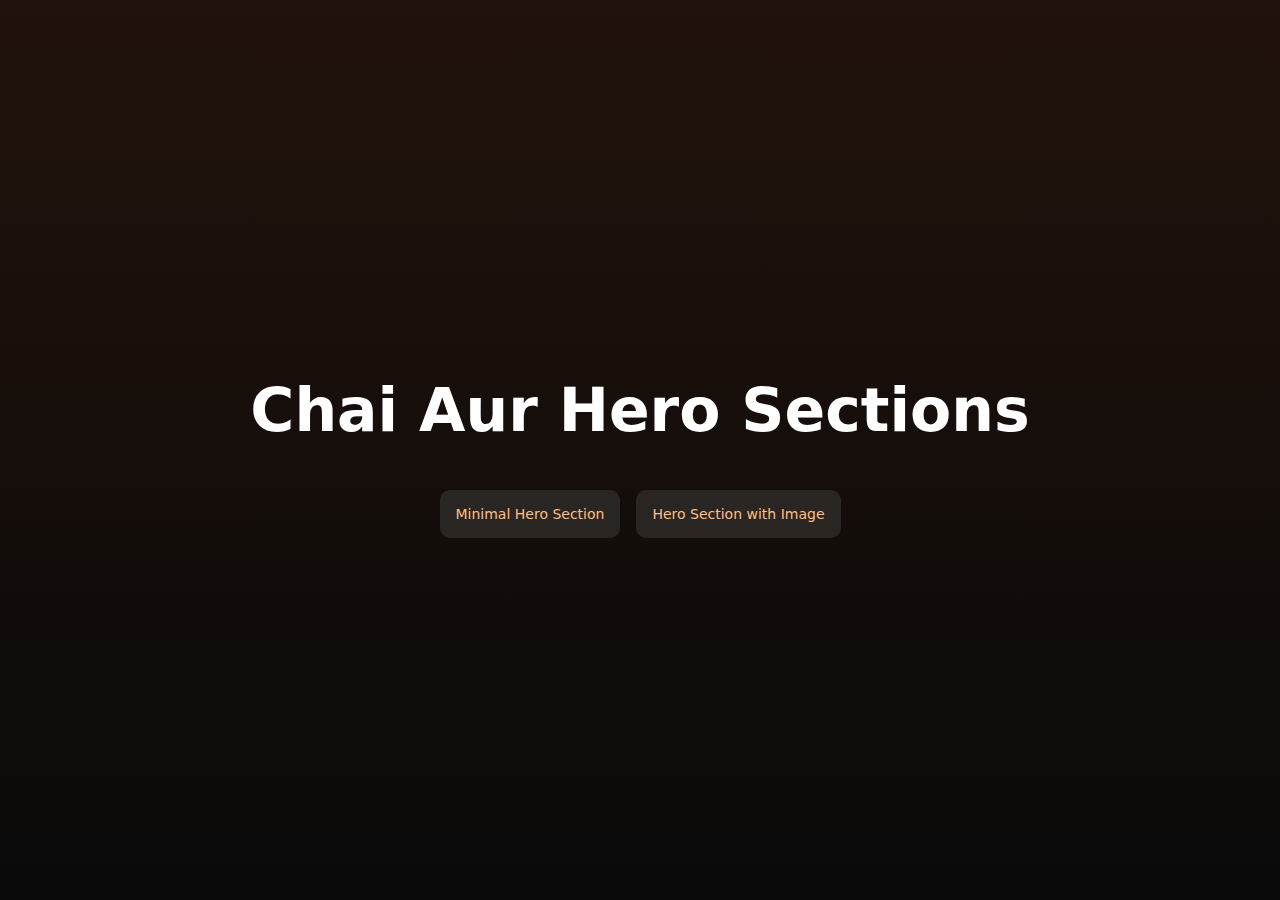
<file: week-01/chai-aur-hero-section/index.html>
<!DOCTYPE html>
<html lang="en">
	<head>
		<meta charset="UTF-8" />
		<meta name="viewport" content="width=device-width, initial-scale=1.0" />
		<title>Hero Section Challenge</title>
		<link rel="stylesheet" href="styles.css" />
	</head>
	<body>
		<main class="main">
			<h1 class="heading">Chai Aur Hero Sections</h1>

			<div class="btns">
				<a href="./challenge-1/index.html">Minimal Hero Section</a>
				<a href="./challenge-2/index.html">Hero Section with Image</a>
			</div>
		</main>
	</body>
</html>
</file>
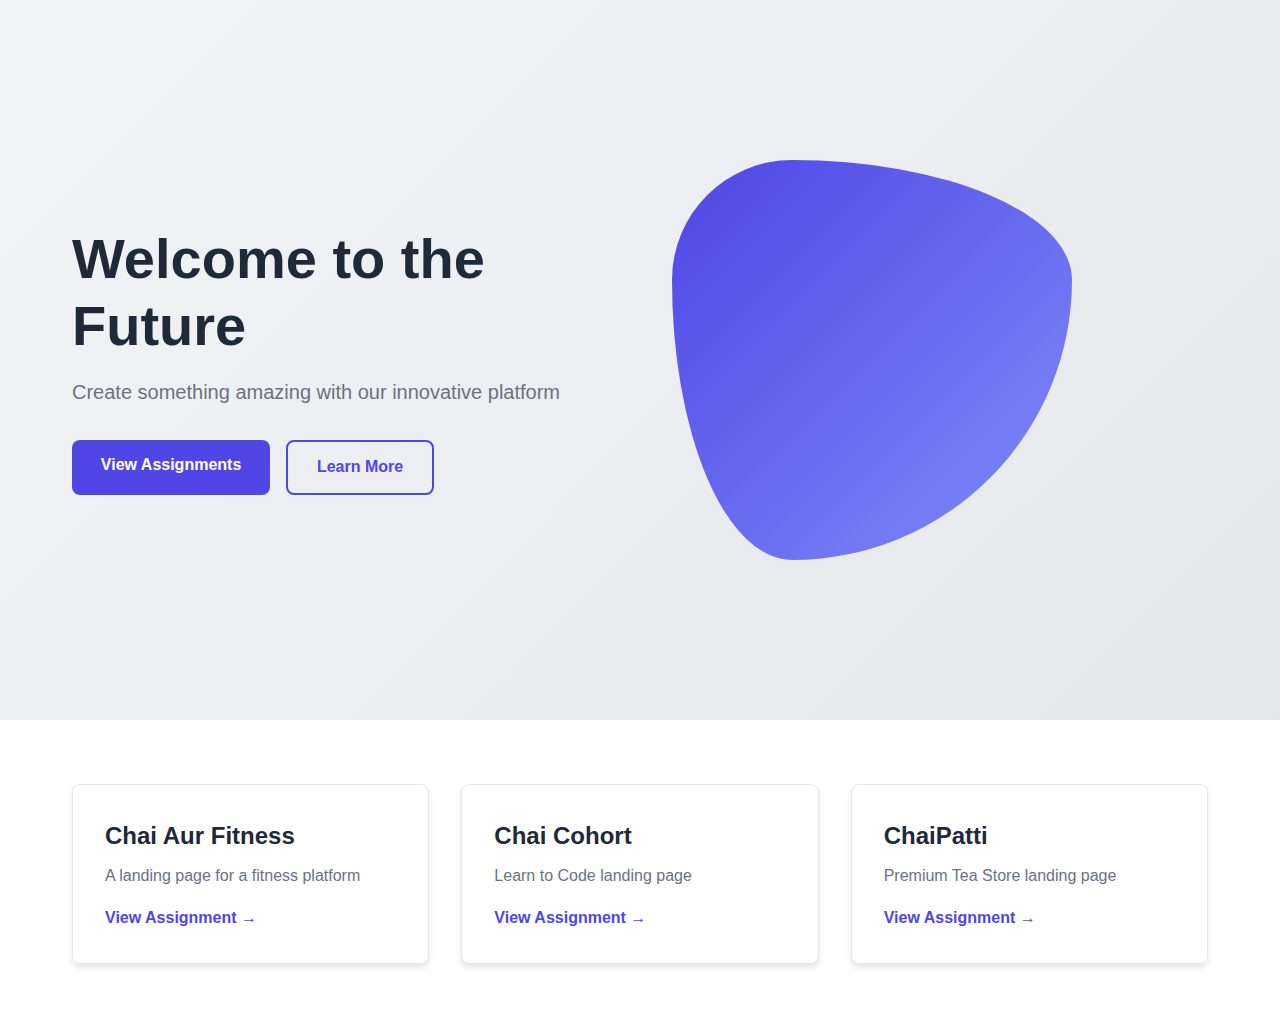
<file: week-01/landing-page-challenge/index.html>
<!DOCTYPE html>
<html lang="en">
<head>
    <meta charset="UTF-8">
    <meta name="viewport" content="width=device-width, initial-scale=1.0">
    <title>Modern Landing Page</title>
    <link rel="stylesheet" href="styles.css">
</head>
<body>
    <section id="home" class="hero">
        <div class="container">
            <div class="hero-content">
                <h1>Welcome to the Future</h1>
                <p>Create something amazing with our innovative platform</p>
                <div class="cta-buttons">
                    <a href="#assignments" class="btn primary">View Assignments</a>
                    <a href="#" class="btn secondary">Learn More</a>
                </div>
            </div>
            <div class="hero-image">
                <div class="abstract-shape"></div>
            </div>
        </div>
    </section>

    <section id="assignments" class="assignments">
        <div class="container">
            <div class="cards-grid">
                <a href="landing-page-1/index.html" class="card">
                    <div class="card-content">
                        <h2>Chai Aur Fitness</h2>
                        <p>A landing page for a fitness platform</p>
                        <span class="card-link">View Assignment →</span>
                    </div>
                </a>
                <a href="landing-page-2/index.html" class="card">
                    <div class="card-content">
                        <h2>Chai Cohort</h2>
                        <p>Learn to Code landing page</p>
                        <span class="card-link">View Assignment →</span>
                    </div>
                </a>
                <a href="landing-page-3/index.html" class="card">
                    <div class="card-content">
                        <h2>ChaiPatti</h2>
                        <p>Premium Tea Store landing page</p>
                        <span class="card-link">View Assignment →</span>
                    </div>
                </a>
            </div>
        </div>
    </section>

    <script src="script.js"></script>
</body>
</html>
</file>
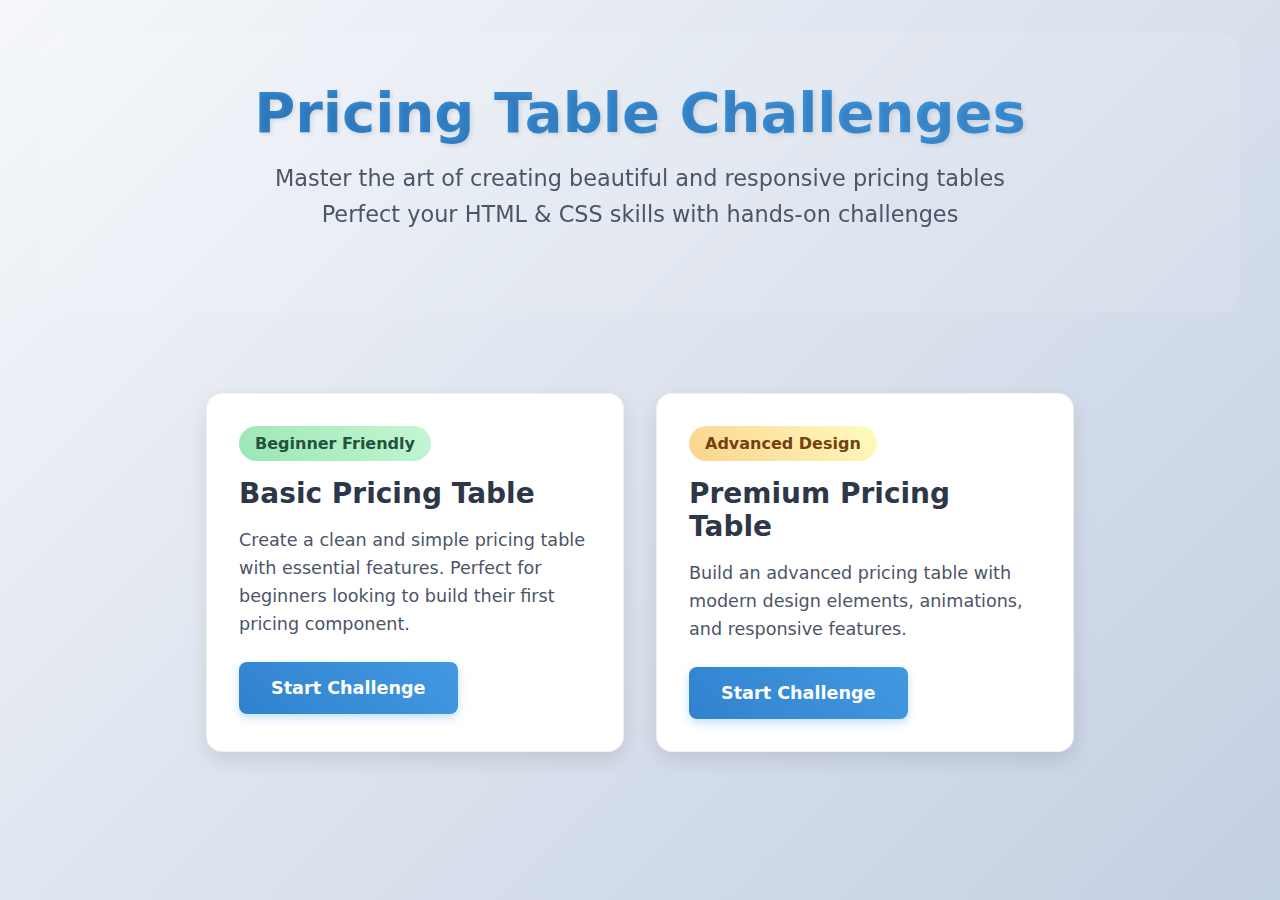
<file: week-01/pricing-table-challenge/index.html>
<!DOCTYPE html>
<html lang="en">
<head>
    <meta charset="UTF-8">
    <meta name="viewport" content="width=device-width, initial-scale=1.0">
    <title>Pricing Table Challenges | Chaicode</title>
    <style>
        * {
            margin: 0;
            padding: 0;
            box-sizing: border-box;
            font-family: 'Segoe UI', system-ui, sans-serif;
        }

        body {
            background: linear-gradient(135deg, #f5f7fa 0%, #c3cfe2 100%);
            min-height: 100vh;
            padding: 2rem;
        }

        .container {
            max-width: 1200px;
            margin: 0 auto;
        }

        header {
            text-align: center;
            margin-bottom: 4rem;
            padding: 2rem;
        }

        h1 {
            font-size: 3.5rem;
            color: #2d3748;
            margin-bottom: 1rem;
            background: linear-gradient(45deg, #3182ce, #4299e1);
            -webkit-background-clip: text;
            -webkit-text-fill-color: transparent;
            text-shadow: 2px 2px 4px rgba(0,0,0,0.1);
        }

        .subtitle {
            color: #4a5568;
            font-size: 1.4rem;
            margin-bottom: 2rem;
            line-height: 1.6;
        }

        .hero {
            text-align: center;
            margin-bottom: 4rem;
            padding: 3rem;
            background: rgba(255, 255, 255, 0.1);
            border-radius: 20px;
            backdrop-filter: blur(10px);
        }

        .challenges-grid {
            display: grid;
            grid-template-columns: repeat(auto-fit, minmax(350px, 1fr));
            gap: 2rem;
            padding: 1rem;
            max-width: 900px;
            margin: 0 auto;
        }

        .challenge-card {
            background: white;
            border-radius: 16px;
            padding: 2rem;
            box-shadow: 0 8px 20px rgba(0, 0, 0, 0.1);
            transition: all 0.3s ease;
            border: 1px solid rgba(0,0,0,0.05);
        }

        .challenge-card:hover {
            transform: translateY(-5px);
            box-shadow: 0 12px 25px rgba(0, 0, 0, 0.15);
        }

        .challenge-card h3 {
            color: #2d3748;
            font-size: 1.75rem;
            margin-bottom: 1rem;
        }

        .challenge-card p {
            color: #4a5568;
            margin-bottom: 1.5rem;
            line-height: 1.6;
            font-size: 1.1rem;
        }

        .btn {
            display: inline-block;
            padding: 1rem 2rem;
            background: linear-gradient(45deg, #3182ce, #4299e1);
            color: white;
            text-decoration: none;
            border-radius: 8px;
            transition: all 0.3s ease;
            font-weight: 600;
            font-size: 1.1rem;
            box-shadow: 0 4px 10px rgba(66, 153, 225, 0.3);
        }

        .btn:hover {
            background: linear-gradient(45deg, #2c5282, #3182ce);
            transform: translateY(-2px);
            box-shadow: 0 6px 15px rgba(66, 153, 225, 0.4);
        }

        .level {
            display: inline-block;
            padding: 0.5rem 1rem;
            border-radius: 20px;
            font-size: 1rem;
            margin-bottom: 1rem;
            font-weight: 600;
        }

        .beginner { 
            background: linear-gradient(45deg, #9ae6b4, #c6f6d5);
            color: #22543d;
        }
        
        .advanced { 
            background: linear-gradient(45deg, #fbd38d, #fefcbf);
            color: #744210;
        }

        @media (max-width: 768px) {
            h1 {
                font-size: 2.5rem;
            }
            
            .challenges-grid {
                grid-template-columns: 1fr;
            }

            .hero {
                padding: 2rem 1rem;
            }

            .subtitle {
                font-size: 1.2rem;
            }
        }
    </style>
</head>
<body>
    <div class="container">
        <header class="hero">
            <h1>Pricing Table Challenges</h1>
            <p class="subtitle">Master the art of creating beautiful and responsive pricing tables<br>Perfect your HTML & CSS skills with hands-on challenges</p>
        </header>

        <div class="challenges-grid">
            <div class="challenge-card">
                <span class="level beginner">Beginner Friendly</span>
                <h3>Basic Pricing Table</h3>
                <p>Create a clean and simple pricing table with essential features. Perfect for beginners looking to build their first pricing component.</p>
                <a href="pricing-table-1/index.html" class="btn">Start Challenge</a>
            </div>

            <div class="challenge-card">
                <span class="level advanced">Advanced Design</span>
                <h3>Premium Pricing Table</h3>
                <p>Build an advanced pricing table with modern design elements, animations, and responsive features.</p>
                <a href="pricing-table-2/index.html" class="btn">Start Challenge</a>
            </div>
        </div>
    </div>
</body>
</html>
</file>
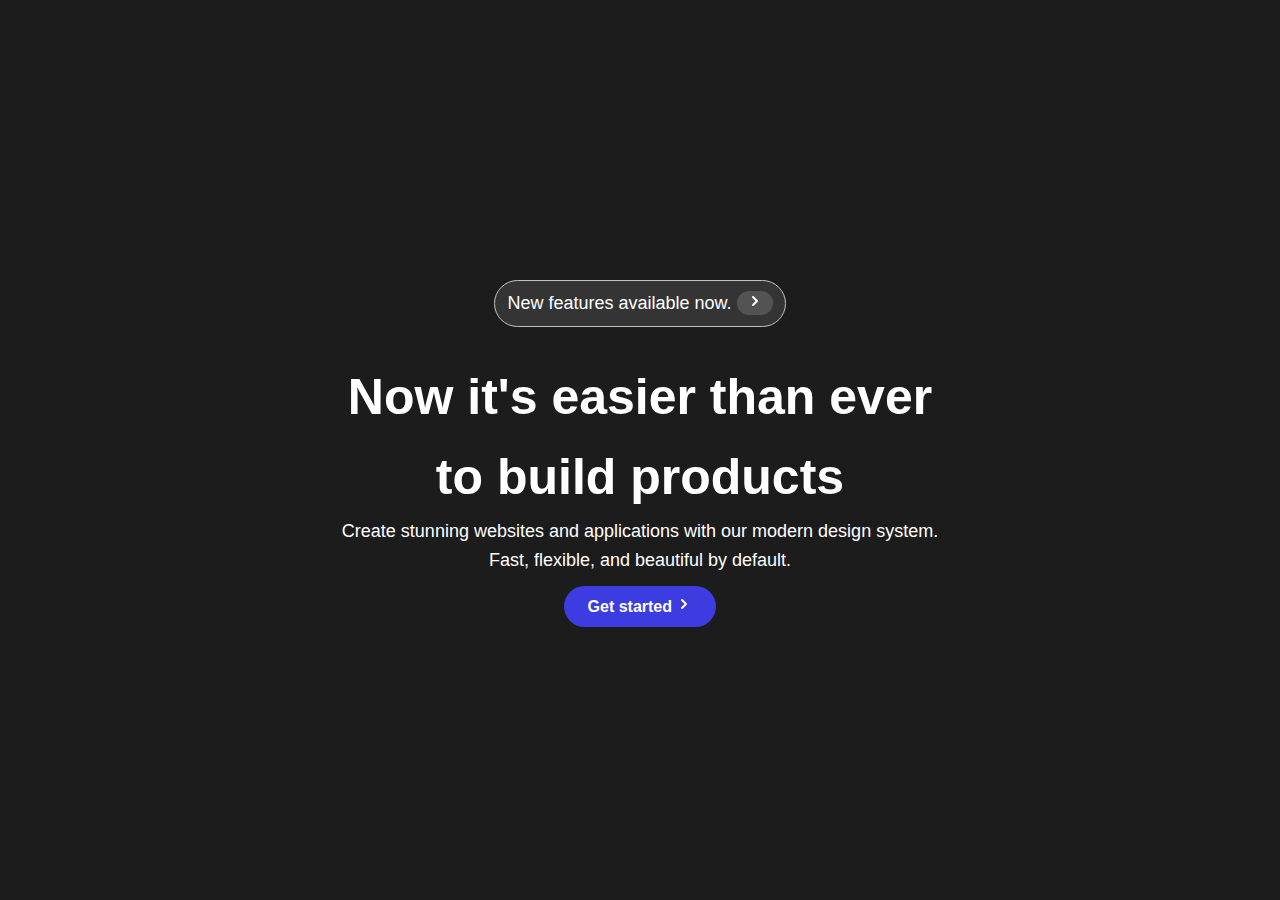
<file: week-01/chai-aur-hero-section/challenge-1/index.html>
<!DOCTYPE html>
<html lang="en">
	<head>
		<meta charset="UTF-8" />
		<meta name="viewport" content="width=device-width, initial-scale=1.0" />
		<title>Minimal Hero Section</title>
		<link rel="stylesheet" href="styles.css" />
	</head>
	<body>
		<section class="hero">
			<div class="announcement">
				<a href="#" class="announcement-link">
					<span class="announcement-text">New features available now.</span>
					<span class="announcement-button">
						<svg
							width="16"
							height="16"
							fill="none"
							stroke="currentColor"
							stroke-width="2"
							stroke-linecap="round"
							stroke-linejoin="round"
						>
							<path d="m6 12 4-4-4-4" />
						</svg>
					</span>
				</a>
			</div>

			<div class="hero-content">
				<h1 class="hero-title">Now it's easier than ever to build products</h1>
				<p class="hero-description">
					Create stunning websites and applications with our modern design
					system. Fast, flexible, and beautiful by default.
				</p>
				<a href="#" class="cta-button">
					Get started
					<svg
						width="16"
						height="16"
						fill="none"
						stroke="currentColor"
						stroke-width="2"
						stroke-linecap="round"
						stroke-linejoin="round"
					>
						<path d="m6 12 4-4-4-4" />
					</svg>
				</a>
			</div>
		</section>
	</body>
</html>
</file>
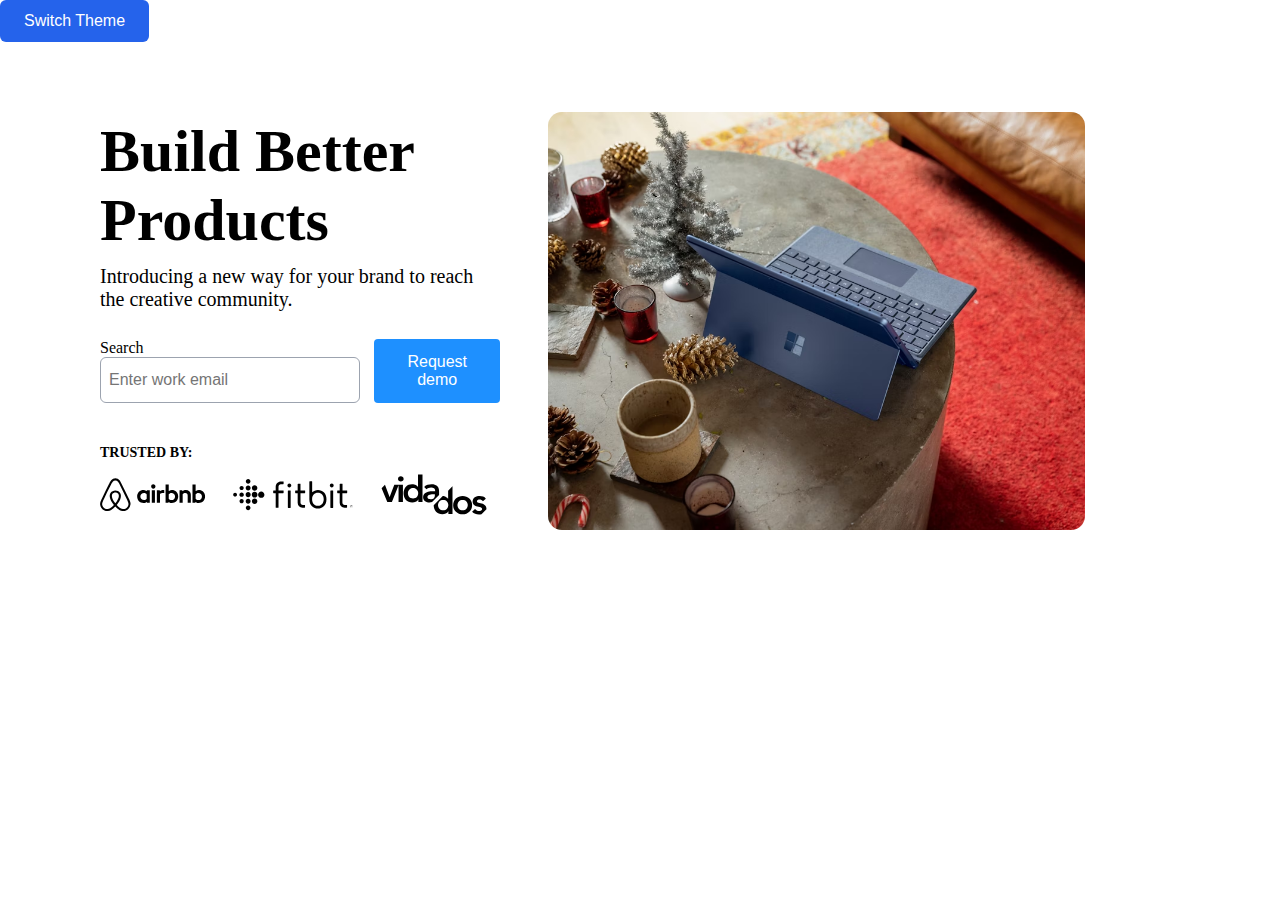
<file: week-01/chai-aur-hero-section/challenge-2/index.html>
<!DOCTYPE html>
<html lang="en">
	<head>
		<meta charset="UTF-8" />
		<meta name="viewport" content="width=device-width, initial-scale=1.0" />
		<title>Classic Hero</title>
		<link rel="stylesheet" href="styles.css" />
	</head>
	<body>
		<button class="dark-mode-toggle" id="darkModeToggle">Switch Theme</button>

		<div class="hero">
			<div class="hero-grid">
				<div class="content-col">
					<h1>Build Better Products</h1>
					<p>
						Introducing a new way for your brand to reach the creative
						community.
					</p>

					<div class="cta-group">
						<div class="input-wrapper">
							<label for="hero-input" class="sr-only">Search</label>
							<input
								type="text"
								id="hero-input"
								name="hero-input"
								placeholder="Enter work email"
							/>
						</div>
						<button href="#" class="demo-button">Request demo</button>
					</div>

					<!-- Brands -->
					<div class="brands-section">
						<span class="trusted-by">Trusted by:</span>
						<div class="brand-logos">
							<svg
								width="106"
								height="36"
								viewBox="0 0 106 36"
								fill="none"
								xmlns="http://www.w3.org/2000/svg"
							>
								<g clip-path="url(#clip0)">
									<path
										d="M55.4732 9.52669C55.4732 10.6846 54.5258 11.6846 53.3153 11.6846C52.1048 11.6846 51.1574 10.7372 51.1574 9.52669C51.1574 8.31616 52.0521 7.36879 53.3153 7.36879C54.5785 7.47406 55.4732 8.42142 55.4732 9.52669ZM46.6837 13.8425C46.6837 14.053 46.6837 14.3688 46.6837 14.3688C46.6837 14.3688 45.6837 13.053 43.5258 13.053C39.9469 13.053 37.1574 15.7898 37.1574 19.5267C37.1574 23.2635 39.8942 26.0004 43.5258 26.0004C45.7363 26.0004 46.6837 24.6319 46.6837 24.6319V25.2109C46.6837 25.4741 46.8942 25.6846 47.1574 25.6846H49.789V13.3688C49.789 13.3688 47.3679 13.3688 47.1574 13.3688C46.8942 13.3688 46.6837 13.632 46.6837 13.8425ZM46.6837 21.7372C46.21 22.4741 45.21 23.1056 44.0521 23.1056C41.9469 23.1056 40.3679 21.7898 40.3679 19.5793C40.3679 17.3688 41.9995 16.053 44.0521 16.053C45.21 16.053 46.2627 16.6846 46.6837 17.4214V21.7372ZM51.789 13.3688H54.9469V25.6846H51.789V13.3688ZM98.789 13.053C96.6311 13.053 95.6311 14.3688 95.6311 14.3688V7.47406H92.4732V25.7372C92.4732 25.7372 94.8942 25.7372 95.1048 25.7372C95.3679 25.7372 95.5785 25.5267 95.5785 25.2635V24.6846C95.5785 24.6846 96.5785 26.053 98.7364 26.053C102.315 26.053 105.105 23.3162 105.105 19.5793C105.157 15.7898 102.368 13.053 98.789 13.053ZM98.2627 23.053C97.0521 23.053 96.1048 22.4214 95.6311 21.6846V17.2635C96.1048 16.632 97.1574 15.8951 98.2627 15.8951C100.368 15.8951 101.947 17.2109 101.947 19.4214C101.947 21.632 100.368 23.053 98.2627 23.053ZM90.8416 18.4214V25.7898H87.6837V18.7898C87.6837 16.7372 87.0521 15.9477 85.2627 15.9477C84.3153 15.9477 83.3153 16.4214 82.6837 17.1583V25.7372H79.5258V13.3688H81.9995C82.2627 13.3688 82.4732 13.5793 82.4732 13.8425V14.3688C83.3679 13.4214 84.6311 13.053 85.8416 13.053C87.21 13.053 88.3679 13.4214 89.2627 14.2109C90.4206 15.1583 90.8416 16.3162 90.8416 18.4214ZM71.8942 13.053C69.7364 13.053 68.7364 14.3688 68.7364 14.3688V7.47406H65.5785V25.7372C65.5785 25.7372 67.9995 25.7372 68.21 25.7372C68.4732 25.7372 68.6837 25.5267 68.6837 25.2635V24.6846C68.6837 24.6846 69.6837 26.053 71.8416 26.053C75.4206 26.053 78.21 23.3162 78.21 19.5793C78.2627 15.7898 75.4732 13.053 71.8942 13.053ZM71.3679 23.053C70.1574 23.053 69.21 22.4214 68.7364 21.6846V17.2635C69.21 16.632 70.2627 15.8951 71.3679 15.8951C73.4732 15.8951 75.0521 17.2109 75.0521 19.4214C75.0521 21.632 73.4732 23.053 71.3679 23.053ZM62.8416 13.053C63.789 13.053 64.2627 13.2109 64.2627 13.2109V16.1056C64.2627 16.1056 61.6311 15.2109 59.9995 17.1056V25.7372H56.8416V13.3688C56.8416 13.3688 59.2627 13.3688 59.4732 13.3688C59.7364 13.3688 59.9469 13.5793 59.9469 13.8425V14.3688C60.5785 13.6846 61.8942 13.053 62.8416 13.053ZM30.1574 24.6319C29.9995 24.2635 29.8416 23.7898 29.6837 23.4741C29.4206 22.8951 29.1574 22.3162 28.9469 21.7898L28.8942 21.7372C26.6311 16.8425 24.21 11.8425 21.6311 6.89511L21.5258 6.68458C21.2627 6.2109 20.9995 5.68458 20.7363 5.15827C20.4206 4.57932 20.1048 3.94774 19.5785 3.36879C18.5258 2.053 16.9995 1.31616 15.4206 1.31616C13.789 1.31616 12.3153 2.053 11.21 3.26353C10.6837 3.89511 10.3153 4.47406 9.99951 5.10564C9.73635 5.63195 9.47319 6.15827 9.21003 6.63195L9.10477 6.84248C6.57845 11.7372 4.10477 16.7372 1.84161 21.6846L1.78898 21.7372C1.57845 22.2635 1.3153 22.8425 1.05214 23.4214C0.894243 23.7898 0.736348 24.1583 0.578453 24.5793C0.1574 25.7898 -0.000494249 26.9477 0.210032 28.1056C0.578453 30.5793 2.21003 32.632 4.47319 33.5267C5.3153 33.8951 6.21003 34.053 7.10477 34.053C7.36793 34.053 7.68372 34.0004 7.94687 34.0004C9.05214 33.8951 10.1574 33.5267 11.21 32.8951C12.5785 32.1583 13.8416 31.053 15.2627 29.4741C16.6837 31.053 17.9995 32.1056 19.3153 32.8951C20.4206 33.5267 21.5258 33.8951 22.5785 34.0004C22.8416 34.053 23.1574 34.053 23.4206 34.053C24.3153 34.053 25.2627 33.8951 26.0521 33.5267C28.3679 32.632 29.9469 30.5267 30.3153 28.1056C30.6837 26.9477 30.5785 25.8425 30.1574 24.6319ZM15.3679 26.3162C13.5785 24.1056 12.4732 22.0004 12.0521 20.2109C11.8942 19.4741 11.8416 18.7898 11.9469 18.2109C11.9995 17.6846 12.21 17.2109 12.4732 16.8425C13.1048 15.9477 14.1574 15.4214 15.3679 15.4214C16.5785 15.4214 17.6837 15.9477 18.2627 16.8425C18.5258 17.2109 18.7363 17.6846 18.789 18.2109C18.8942 18.7898 18.8416 19.4741 18.6837 20.2109C18.2627 21.9477 17.1048 24.053 15.3679 26.3162ZM28.4206 27.8425C28.21 29.5267 27.0521 31.0004 25.4206 31.6846C24.6311 32.0004 23.789 32.1056 22.9469 32.0004C22.1048 31.8951 21.3153 31.632 20.4732 31.1583C19.3153 30.5267 18.1048 29.4741 16.7363 28.0004C18.8942 25.3688 20.21 22.8951 20.6837 20.7372C20.8942 19.7372 20.9469 18.7898 20.8416 17.9477C20.7363 17.1056 20.4206 16.3688 19.9469 15.7372C18.9469 14.2635 17.21 13.4214 15.3153 13.4214C13.4206 13.4214 11.6837 14.3162 10.6837 15.7372C10.21 16.3688 9.94687 17.1583 9.78898 17.9477C9.68372 18.7898 9.68372 19.7372 9.94687 20.7372C10.4206 22.8951 11.789 25.3688 13.8942 28.0004C12.5258 29.5267 11.3153 30.5267 10.1574 31.1583C9.3153 31.632 8.47319 31.8951 7.68372 32.0004C6.78898 32.1056 5.94687 31.9477 5.21003 31.6846C3.57845 31.053 2.47319 29.5267 2.21003 27.8425C2.10477 27.0004 2.1574 26.2109 2.52582 25.2635C2.63108 24.9477 2.78898 24.632 2.94687 24.2109C3.1574 23.6846 3.42056 23.1056 3.68372 22.5793L3.73635 22.5267C5.99951 17.632 8.42056 12.632 10.9469 7.78985L11.0521 7.57932C11.3153 7.10564 11.5785 6.57932 11.8416 6.053C12.1048 5.52669 12.4206 5.053 12.7363 4.63195C13.4206 3.84248 14.3679 3.42143 15.3679 3.42143C16.3679 3.42143 17.3153 3.84248 17.9995 4.63195C18.3679 5.053 18.6311 5.52669 18.8942 6.053C19.1574 6.52669 19.4206 7.053 19.6837 7.57932L19.789 7.78985C22.2627 12.6846 24.6837 17.6846 26.9469 22.5267V22.5793C27.21 23.1056 27.4206 23.6846 27.6837 24.2109C27.8416 24.5793 27.9995 24.9477 28.1048 25.2635C28.4732 26.1583 28.5785 27.0004 28.4206 27.8425Z"
										fill="currentColor"
										class="fill-gray-800 dark:fill-neutral-200"
									/>
								</g>
								<defs>
									<clipPath id="clip0">
										<rect
											width="105.474"
											height="35"
											fill="currentColor"
											class="fill-gray-800 dark:fill-neutral-200"
											transform="translate(0 0.26355)"
										/>
									</clipPath>
								</defs>
							</svg>

							<svg
								class="brand-logo"
								width="140"
								height="47"
								viewBox="0 0 140 47"
								fill="none"
								xmlns="http://www.w3.org/2000/svg"
							>
								<path
									d="M20.3991 8.15082C20.3991 9.61789 19.1416 10.8754 17.6745 10.8754C16.2075 10.8754 14.95 9.61789 14.95 8.15082C14.95 6.68375 16.2075 5.42627 17.6745 5.42627C19.1416 5.42627 20.3991 6.68375 20.3991 8.15082ZM17.6745 13.1109C16.0678 13.1109 14.8103 14.3684 14.8103 15.9752C14.8103 17.582 16.0678 18.8394 17.6745 18.8394C19.2813 18.8394 20.5388 17.582 20.5388 15.9752C20.5388 14.2985 19.2813 13.1109 17.6745 13.1109ZM17.6745 20.7257C16.0678 20.7257 14.7404 22.053 14.7404 23.6598C14.7404 25.2666 16.0678 26.5939 17.6745 26.5939C19.2813 26.5939 20.6087 25.2666 20.6087 23.6598C20.6785 22.053 19.2813 20.7257 17.6745 20.7257ZM17.6745 28.4802C16.0678 28.4802 14.8103 29.7376 14.8103 31.3444C14.8103 32.9512 16.0678 34.2087 17.6745 34.2087C19.2813 34.2087 20.5388 32.9512 20.5388 31.3444C20.5388 29.8075 19.2813 28.4802 17.6745 28.4802ZM17.6745 36.3744C16.2075 36.3744 14.95 37.6319 14.95 39.0989C14.95 40.566 16.2075 41.8235 17.6745 41.8235C19.1416 41.8235 20.3991 40.566 20.3991 39.0989C20.3991 37.6319 19.2115 36.3744 17.6745 36.3744ZM25.2195 12.7616C23.4729 12.7616 22.0059 14.2287 22.0059 15.9752C22.0059 17.7217 23.4729 19.1887 25.2195 19.1887C26.966 19.1887 28.433 17.7217 28.433 15.9752C28.433 14.2287 26.966 12.7616 25.2195 12.7616ZM25.2195 20.3764C23.4031 20.3764 21.8662 21.8434 21.8662 23.7297C21.8662 25.546 23.3332 27.083 25.2195 27.083C27.0358 27.083 28.5728 25.6159 28.5728 23.7297C28.5728 21.8434 27.0358 20.3764 25.2195 20.3764ZM25.2195 28.1309C23.4729 28.1309 22.0059 29.5979 22.0059 31.3444C22.0059 33.0909 23.4729 34.558 25.2195 34.558C26.966 34.558 28.433 33.0909 28.433 31.3444C28.433 29.5979 26.966 28.1309 25.2195 28.1309ZM32.9739 19.9572C31.0179 19.9572 29.2714 21.564 29.2714 23.6598C29.2714 25.6159 30.8781 27.3624 32.9739 27.3624C35.0698 27.3624 36.6765 25.7556 36.6765 23.6598C36.5368 21.564 34.93 19.9572 32.9739 19.9572ZM10.0598 13.4602C8.73243 13.4602 7.61466 14.578 7.61466 15.9053C7.61466 17.2327 8.73243 18.3504 10.0598 18.3504C11.3871 18.3504 12.5049 17.2327 12.5049 15.9053C12.5049 14.578 11.457 13.4602 10.0598 13.4602ZM10.0598 21.075C8.59271 21.075 7.47494 22.1927 7.47494 23.6598C7.47494 25.1269 8.59271 26.2446 10.0598 26.2446C11.5268 26.2446 12.6446 25.1269 12.6446 23.6598C12.6446 22.1927 11.5268 21.075 10.0598 21.075ZM10.0598 28.8295C8.73243 28.8295 7.61466 29.9472 7.61466 31.2746C7.61466 32.6019 8.73243 33.7197 10.0598 33.7197C11.3871 33.7197 12.5049 32.6019 12.5049 31.2746C12.5049 29.9472 11.457 28.8295 10.0598 28.8295ZM2.445 21.4941C1.18752 21.4941 0.209473 22.4722 0.209473 23.7297C0.209473 24.9871 1.18752 25.9652 2.445 25.9652C3.70249 25.9652 4.68053 24.9871 4.68053 23.7297C4.68053 22.4722 3.70249 21.4941 2.445 21.4941Z"
									fill="currentColor"
									class="fill-gray-800 dark:fill-neutral-200"
								/>
								<path
									d="M64.4812 18.9092C64.2018 18.9092 63.9922 19.1886 63.9922 19.3982V38.7495C63.9922 39.0289 64.2716 39.2385 64.4812 39.2385H66.7866C67.066 39.2385 67.2756 38.9591 67.2756 38.7495V19.3982C67.2756 19.1188 66.9962 18.9092 66.7866 18.9092H64.4812Z"
									fill="currentColor"
									class="fill-gray-800 dark:fill-neutral-200"
								/>
								<path
									d="M65.7389 10.7358C64.4815 10.7358 63.5034 11.7139 63.5034 12.9714C63.5034 14.2289 64.4815 15.2069 65.7389 15.2069C66.9964 15.2069 67.9745 14.2289 67.9745 12.9714C67.9745 11.7139 66.9266 10.7358 65.7389 10.7358Z"
									fill="currentColor"
									class="fill-gray-800 dark:fill-neutral-200"
								/>
								<path
									d="M114.082 18.9092C113.803 18.9092 113.593 19.1886 113.593 19.3982V38.7495C113.593 39.0289 113.873 39.2385 114.082 39.2385H116.388C116.667 39.2385 116.877 38.9591 116.877 38.7495V19.3982C116.877 19.1188 116.597 18.9092 116.388 18.9092H114.082Z"
									fill="currentColor"
									class="fill-gray-800 dark:fill-neutral-200"
								/>
								<path
									d="M115.2 10.7358C113.942 10.7358 112.964 11.7139 112.964 12.9714C112.964 14.2289 113.942 15.2069 115.2 15.2069C116.457 15.2069 117.435 14.2289 117.435 12.9714C117.435 11.7139 116.457 10.7358 115.2 10.7358Z"
									fill="currentColor"
									class="fill-gray-800 dark:fill-neutral-200"
								/>
								<path
									d="M138.603 37.3525C138.743 37.2127 138.743 37.073 138.743 37.0031C138.743 36.8634 138.743 36.8634 138.743 36.8634C138.743 36.8634 138.743 36.7237 138.603 36.7237C138.603 36.7237 138.463 36.584 138.324 36.584C138.184 36.584 138.184 36.584 138.044 36.584H137.416V38.3305H137.695V37.7018H138.044L138.533 38.3305H138.813L138.184 37.562C138.463 37.6319 138.603 37.4922 138.603 37.3525ZM137.765 37.4922V36.8634H138.254C138.394 36.8634 138.533 36.8634 138.603 37.0031C138.743 37.0031 138.743 37.1429 138.743 37.2826C138.743 37.4223 138.743 37.562 138.603 37.562C138.463 37.562 138.324 37.7018 138.254 37.7018H137.765V37.4922Z"
									fill="currentColor"
									class="fill-gray-800 dark:fill-neutral-200"
								/>
								<path
									d="M138.114 35.8853C137.276 35.8853 136.507 36.6537 136.507 37.492C136.507 38.3304 137.276 39.0988 138.114 39.0988C138.952 39.0988 139.721 38.3304 139.721 37.492C139.721 36.5839 139.022 35.8853 138.114 35.8853ZM138.114 38.9591C137.276 38.9591 136.647 38.3304 136.647 37.492C136.647 36.6537 137.276 36.025 138.114 36.025C138.952 36.025 139.581 36.6537 139.581 37.492C139.581 38.3304 138.883 38.9591 138.114 38.9591Z"
									fill="currentColor"
									class="fill-gray-800 dark:fill-neutral-200"
								/>
								<path
									d="M83.6928 22.0531C83.9722 22.0531 84.1818 21.7737 84.1818 21.5641V19.2587C84.1818 18.9793 83.9024 18.7697 83.6928 18.7697H78.7327V11.3645C78.7327 11.0851 78.4533 10.8755 78.2437 10.8755H75.9383C75.6588 10.8755 75.4493 11.1549 75.4493 11.3645V18.7697H73.0042C72.7247 18.7697 72.5151 19.0491 72.5151 19.2587V21.5641C72.5151 21.8436 72.7946 22.0531 73.0042 22.0531H75.4493V33.2308C75.4493 36.6539 77.7547 38.8895 81.108 38.8895H83.5531C83.8325 38.8895 84.0421 38.61 84.0421 38.4004V36.0951C84.0421 35.8156 83.7626 35.606 83.5531 35.606H81.4573C79.8505 35.606 78.7327 34.4883 78.7327 32.7418V21.9833L83.6928 22.0531Z"
									fill="currentColor"
									class="fill-gray-800 dark:fill-neutral-200"
								/>
								<path
									d="M132.735 22.0531C133.014 22.0531 133.224 21.7737 133.224 21.5641V19.2587C133.224 18.9793 132.944 18.7697 132.735 18.7697H127.775V11.3645C127.775 11.0851 127.495 10.8755 127.286 10.8755H124.98C124.701 10.8755 124.491 11.1549 124.491 11.3645V18.7697H122.046C121.767 18.7697 121.557 19.0491 121.557 19.2587V21.5641C121.557 21.8436 121.837 22.0531 122.046 22.0531H124.491V33.2308C124.491 36.6539 126.797 38.8895 130.15 38.8895H132.595C132.874 38.8895 133.084 38.61 133.084 38.4004V36.0951C133.084 35.8156 132.805 35.606 132.595 35.606H130.36C128.753 35.606 127.635 34.4883 127.635 32.7418V21.9833L132.735 22.0531Z"
									fill="currentColor"
									class="fill-gray-800 dark:fill-neutral-200"
								/>
								<path
									d="M49.8106 22.053V38.5401C49.8106 38.8195 50.09 39.0291 50.2996 39.0291H52.605C52.8844 39.0291 53.094 38.7497 53.094 38.5401V22.053H58.5431C58.8226 22.053 59.0321 21.7736 59.0321 21.564V19.2586C59.0321 18.9792 58.7527 18.7696 58.5431 18.7696H53.094V14.4383C53.094 12.6918 54.3515 11.5041 55.8186 11.5041H58.5431C58.8226 11.5041 59.0321 11.2247 59.0321 11.0151V8.70973C59.0321 8.43028 58.7527 8.2207 58.5431 8.2207H55.9583C52.5351 8.2207 49.8106 11.085 49.8106 14.3684V18.7696H47.3655C47.086 18.7696 46.8765 19.049 46.8765 19.2586V21.564C46.8765 21.8435 47.1559 22.053 47.3655 22.053H49.8106Z"
									fill="currentColor"
									class="fill-gray-800 dark:fill-neutral-200"
								/>
								<path
									d="M106.258 21.2148C104.442 19.2587 101.857 18.1409 99.1321 18.1409C96.5473 18.1409 93.9625 19.2587 92.3557 20.8655V8.57008C92.3557 8.29064 92.0763 8.08105 91.8667 8.08105H89.5613C89.2818 8.08105 89.0723 8.3605 89.0723 8.57008V28.8994C89.0723 36.4443 94.1022 39.7278 99.0623 39.7278C103.952 39.7278 109.052 36.3745 109.052 28.8994C109.052 25.8954 108.074 23.1709 106.258 21.2148ZM99.0623 36.584C94.1022 36.584 92.2858 32.6719 92.2858 28.9693C92.2858 24.4284 95.0104 21.4244 99.0623 21.4244C103.114 21.4244 105.839 24.4982 105.839 28.9693C105.769 32.6719 104.022 36.584 99.0623 36.584Z"
									fill="currentColor"
									class="fill-gray-800 dark:fill-neutral-200"
								/>
							</svg>

							<svg
								class="brand-logo"
								width="200"
								height="67"
								viewBox="10 0 200 67"
								fill="none"
								xmlns="http://www.w3.org/2000/svg"
							>
								<path
									d="M44.6108 11.7537C45.9082 11.7537 47.1058 11.3545 48.0041 10.5561C48.9023 9.75767 49.4013 8.65988 49.4013 7.46227C49.4013 6.16487 48.9023 5.16686 48.0041 4.26866C47.1058 3.47026 46.008 3.07104 44.6108 3.07104C43.3134 3.07104 42.2156 3.47026 41.3174 4.36846C40.4192 5.26666 40.02 6.26467 40.02 7.46227C40.02 8.65988 40.4192 9.65787 41.3174 10.5561C42.2156 11.3545 43.3134 11.7537 44.6108 11.7537Z"
									fill="currentColor"
									class="fill-gray-800 dark:fill-neutral-200"
								/>
								<path
									d="M73.3534 0.176758V20.6358H73.1538C72.8544 20.1368 72.3554 19.6378 71.8564 19.1388C71.2576 18.6398 70.559 18.1408 69.7606 17.7416C68.9622 17.3424 68.064 16.9432 66.9662 16.6438C65.8684 16.3444 64.6708 16.2446 63.3734 16.2446C61.2776 16.2446 59.3814 16.6438 57.6847 17.4422C55.9881 18.2406 54.4911 19.3384 53.1937 20.7356C51.9961 22.1328 50.9981 23.7297 50.2995 25.6259C49.6009 27.5221 49.3015 29.5181 49.3015 31.6139C49.3015 33.7097 49.6009 35.8055 50.2995 37.6019C50.8983 39.4981 51.8963 41.0949 53.1937 42.4921C54.4911 43.8893 55.9881 44.9871 57.6847 45.7855C59.4812 46.5839 61.4772 46.9831 63.7726 46.9831C65.8684 46.9831 67.7646 46.5839 69.561 45.7855C71.3574 44.9871 72.7546 43.6897 73.8524 41.8933H73.9522V46.0849H80.8384V0.176758H73.3534ZM73.054 34.8075C72.6548 35.9053 72.056 36.8035 71.3574 37.6019C70.559 38.4003 69.6608 39.0989 68.6628 39.4981C67.565 39.9971 66.3674 40.1967 65.07 40.1967C63.7726 40.1967 62.575 39.9971 61.4772 39.4981C60.3794 38.9991 59.4812 38.4003 58.7826 37.6019C57.9841 36.8035 57.4851 35.9053 57.0859 34.8075C56.6867 33.7097 56.4871 32.7117 56.4871 31.5141C56.4871 30.4163 56.6867 29.3185 57.0859 28.2207C57.4851 27.1229 58.0839 26.2247 58.7826 25.4263C59.581 24.6279 60.4792 23.9293 61.4772 23.5301C62.575 23.031 63.7726 22.8314 65.07 22.8314C66.3674 22.8314 67.565 23.031 68.6628 23.5301C69.7606 24.0291 70.6588 24.6279 71.3574 25.4263C72.1558 26.2247 72.6548 27.1229 73.054 28.2207C73.4532 29.3185 73.6528 30.4163 73.6528 31.5141C73.6528 32.6119 73.4532 33.7097 73.054 34.8075Z"
									fill="currentColor"
									class="fill-gray-800 dark:fill-neutral-200"
								/>
								<path
									d="M130.739 19.9373L123.553 27.1229V40.3963H123.353C122.954 39.8973 122.555 39.3983 121.956 38.8993C121.357 38.4003 120.659 37.9013 119.86 37.5021C119.062 37.1029 118.164 36.7037 117.066 36.4043C116.367 36.2047 115.469 36.1049 114.571 36.0051L99.501 51.2746C99.501 53.3704 99.8004 55.3664 100.499 57.2626C101.098 59.1588 102.096 60.7556 103.393 62.1528C104.691 63.55 106.188 64.6478 107.884 65.3464C109.681 66.1448 111.677 66.544 113.872 66.544C115.968 66.544 117.864 66.1448 119.661 65.3464C121.457 64.548 122.854 63.2506 123.852 61.4542H123.952V65.8454H130.838V19.9373H130.739ZM123.253 54.4682C122.854 55.566 122.255 56.4642 121.557 57.2626C120.858 58.061 119.86 58.7596 118.862 59.1588C117.764 59.6578 116.667 59.8574 115.269 59.8574C113.972 59.8574 112.774 59.6578 111.677 59.1588C110.579 58.6598 109.681 58.061 108.982 57.2626C108.283 56.4642 107.685 55.566 107.285 54.4682C106.886 53.3704 106.687 52.3724 106.687 51.1748C106.687 50.077 106.886 48.9792 107.285 47.8814C107.685 46.7836 108.283 45.8854 108.982 45.087C109.681 44.2886 110.579 43.5899 111.677 43.1907C112.774 42.6917 113.872 42.4921 115.269 42.4921C116.567 42.4921 117.764 42.6917 118.862 43.1907C119.96 43.6897 120.858 44.2886 121.557 45.087C122.255 45.8854 122.854 46.7836 123.253 47.8814C123.653 48.9792 123.852 50.077 123.852 51.1748C123.852 52.3724 123.653 53.4702 123.253 54.4682Z"
									fill="currentColor"
									class="fill-gray-800 dark:fill-neutral-200"
								/>
								<path
									d="M162.275 44.9872C161.477 43.091 160.279 41.4941 158.882 40.1967C157.485 38.8993 155.788 37.8015 153.892 37.1029C151.996 36.4043 149.9 36.0051 147.704 36.0051C145.509 36.0051 143.513 36.4043 141.517 37.1029C139.621 37.8015 137.924 38.8993 136.527 40.1967C135.13 41.4941 134.032 43.091 133.134 44.9872C132.335 46.8834 131.936 48.9792 131.936 51.2746C131.936 53.57 132.335 55.6658 133.134 57.562C133.932 59.4582 135.13 61.055 136.527 62.3524C137.924 63.6498 139.621 64.7476 141.517 65.4462C143.413 66.1448 145.509 66.544 147.704 66.544C149.9 66.544 151.896 66.1448 153.892 65.4462C155.788 64.7476 157.485 63.6498 158.882 62.3524C160.279 61.055 161.377 59.4582 162.275 57.562C163.074 55.6658 163.473 53.57 163.473 51.2746C163.573 48.9792 163.174 46.8834 162.275 44.9872ZM155.689 54.4682C155.289 55.566 154.691 56.4642 153.992 57.2626C153.293 58.061 152.395 58.7596 151.297 59.1588C150.2 59.6578 149.102 59.8574 147.704 59.8574C146.407 59.8574 145.209 59.6578 144.112 59.1588C143.014 58.6598 142.116 58.061 141.417 57.2626C140.718 56.4642 140.12 55.566 139.72 54.4682C139.321 53.3704 139.122 52.3724 139.122 51.1748C139.122 50.077 139.321 48.9792 139.72 47.8814C140.12 46.7836 140.619 45.8854 141.417 45.087C142.116 44.2886 143.014 43.59 144.112 43.1908C145.209 42.6918 146.307 42.4922 147.704 42.4922C149.002 42.4922 150.2 42.6918 151.297 43.1908C152.395 43.6898 153.293 44.2886 153.992 45.087C154.691 45.8854 155.289 46.7836 155.689 47.8814C156.088 48.9792 156.287 50.077 156.287 51.1748C156.287 52.3724 156.088 53.4702 155.689 54.4682Z"
									fill="currentColor"
									class="fill-gray-800 dark:fill-neutral-200"
								/>
								<path
									d="M186.128 52.6718C185.329 51.574 184.431 50.6758 183.234 50.077C182.036 49.4782 180.838 48.9792 179.441 48.6798C178.144 48.3804 176.946 48.081 175.649 47.7816C174.451 47.4822 173.553 47.1828 172.755 46.7836C171.956 46.3844 171.557 45.6858 171.557 44.8874C171.557 43.7896 172.056 42.9912 172.954 42.4922C173.852 41.9932 174.85 41.7936 175.848 41.7936C178.244 41.7936 180.14 42.7916 181.537 44.7876L186.427 40.3963C185.23 38.7995 183.733 37.6019 181.836 37.0031C179.94 36.3045 178.044 36.0051 176.048 36.0051C174.551 36.0051 173.154 36.2047 171.757 36.5041C170.359 36.9033 169.062 37.4023 167.964 38.2007C166.866 38.9991 165.968 39.9971 165.369 41.0949C164.671 42.2926 164.371 43.6898 164.371 45.2866C164.371 47.1828 164.771 48.58 165.569 49.6778C166.367 50.7756 167.266 51.574 168.463 52.1728C169.661 52.7716 170.858 53.1708 172.256 53.4702C173.653 53.7696 174.85 53.9692 176.048 54.3684C177.246 54.6678 178.144 55.067 178.942 55.566C179.741 56.065 180.14 56.7636 180.14 57.7616C180.14 58.3604 179.94 58.8594 179.641 59.2586C179.341 59.6578 178.942 60.057 178.443 60.3564C177.944 60.6558 177.445 60.8554 176.846 60.9552C176.248 61.055 175.749 61.1548 175.25 61.1548C173.753 61.1548 172.455 60.8554 171.357 60.1568C170.26 59.4582 169.262 58.6598 168.363 57.562L163.473 62.1528C164.97 63.8494 166.667 65.047 168.563 65.6458C170.459 66.2446 172.555 66.6438 174.85 66.6438C176.248 66.6438 177.645 66.544 179.142 66.2446L187.425 57.9612C187.425 57.7616 187.425 57.562 187.425 57.3624C187.325 55.2666 186.926 53.7696 186.128 52.6718Z"
									fill="currentColor"
									class="fill-gray-800 dark:fill-neutral-200"
								/>
								<path
									d="M33.8322 17.3425L26.0478 37.5022H25.948L18.2634 17.3425L12.6746 22.9313L22.1556 46.085H29.8402L40.9181 18.1409V46.085H48.2035V17.3425H33.8322Z"
									fill="currentColor"
									class="fill-gray-800 dark:fill-neutral-200"
								/>
								<path
									d="M108.483 34.4084V29.4183C108.483 28.7197 108.483 27.9213 108.383 27.0231C108.383 26.1249 108.184 25.1269 107.984 24.2287C107.785 23.2307 107.385 22.3325 106.886 21.3345C106.387 20.4363 105.689 19.5381 104.691 18.8395C103.793 18.1409 102.595 17.5421 101.198 17.0431C99.8005 16.5441 98.0041 16.3445 96.0081 16.3445C93.7127 16.3445 91.5171 16.7437 89.3215 17.4423C87.1258 18.1409 85.2296 19.3385 83.6328 21.0351L87.4252 24.8275C88.4233 23.9293 89.5211 23.1309 90.9183 22.6319C92.2157 22.1329 93.7127 21.8335 95.2097 21.8335C97.1059 21.8335 98.7027 22.3325 100 23.2307C101.298 24.1289 101.896 25.5261 101.896 27.3225V28.1209H100.1C98.9023 28.1209 97.6049 28.1209 96.2077 28.2207C94.8105 28.3205 93.5131 28.4203 92.1159 28.6199C90.7187 28.8195 89.4213 29.2187 88.2237 29.6179C86.9262 30.0171 85.8284 30.6159 84.9302 31.4143C83.9322 32.1129 83.2336 33.1109 82.6348 34.2087C82.036 35.3066 81.8364 36.7038 81.8364 38.2008C81.8364 39.6978 82.1358 40.8954 82.7346 41.9932C83.3334 43.091 84.1318 43.9892 85.1298 44.6878C86.1278 45.3864 87.2256 45.9852 88.523 46.2846C89.8205 46.6838 91.1179 46.7836 92.4153 46.7836C94.0121 46.7836 95.4093 46.584 96.8065 46.085L108.483 34.4084ZM101.497 34.7078C101.497 36.8036 100.898 38.4004 99.7007 39.598C98.5031 40.7956 96.7067 41.3944 94.1119 41.3944C93.5131 41.3944 92.9143 41.2946 92.3155 41.1948C91.7167 41.095 91.1179 40.7956 90.7187 40.4962C90.2197 40.1968 89.8205 39.7976 89.5211 39.2986C89.2217 38.7996 89.0221 38.3006 89.0221 37.602C89.0221 36.5042 89.4213 35.7058 90.2197 35.107C91.0181 34.5082 91.9163 34.109 93.0141 33.8096C94.1119 33.5101 95.3095 33.3105 96.5071 33.2107C97.8045 33.1109 98.9023 33.1109 99.9003 33.1109H101.397V34.7078H101.497Z"
									fill="currentColor"
									class="fill-gray-800 dark:fill-neutral-200"
								/>
							</svg>
						</div>
					</div>
				</div>

				<div class="image-col">
					<img
						class="hero-image"
						src="assets/hero.avif"
						alt="Hero Image"
					/>
				</div>
			</div>
		</div>

		<script type="text/javascript" src="script.js"></script>
	</body>
</html>
</file>
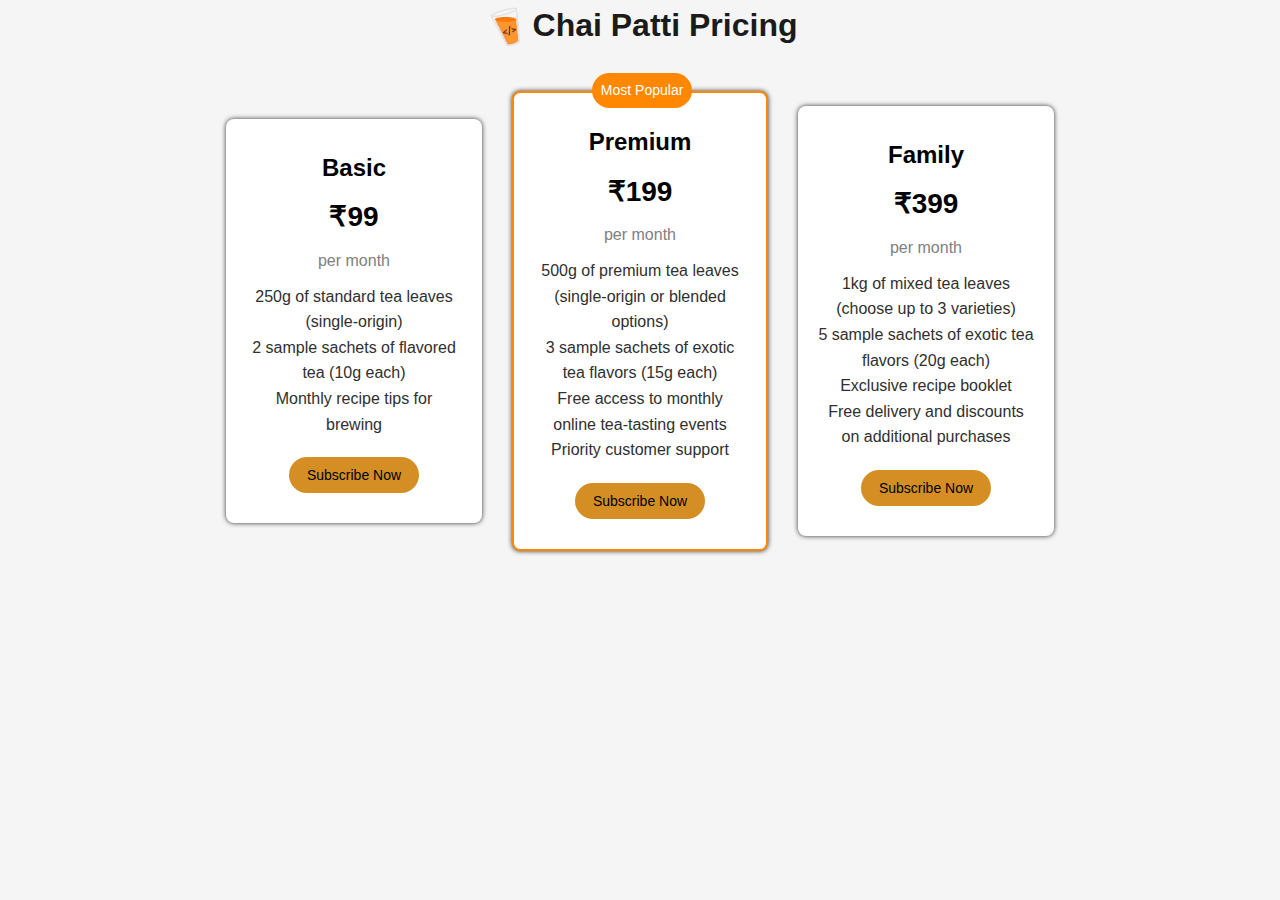
<file: week-01/pricing-table-challenge/pricing-table-1/index.html>
<!DOCTYPE html>
<html lang="en">
  <head>
    <meta charset="UTF-8" />
    <meta name="viewport" content="width=device-width, initial-scale=1.0" />
    <title>ChaiPatti - Pricing</title>
    <link rel="stylesheet" href="challenge.css" />
    <!-- <link rel="stylesheet" href="solution.css" /> -->
  </head>
  <body>
    <div class="container">
      <h1 class="pricing-heading">
        <img
          src="./assets/chaicodelogo.png"
          alt="Chai Patti Pricing Logo"
          height="50"
          width="50"
        />
        Chai Patti Pricing
      </h1>
      <section class="pricing-container">
        <div class="pricing-card">
          <h2>Basic</h2>
          <div class="price">₹99</div>
          <div class="period">per month</div>
          <ul class="features">
            <li>250g of standard tea leaves (single-origin)</li>
            <li>2 sample sachets of flavored tea (10g each)</li>
            <li>Monthly recipe tips for brewing</li>
          </ul>
          <button class="subscribe-btn" aria-label="Subscribe to Basic Plan">
            Subscribe Now
          </button>
        </div>

        <div class="pricing-card popular">
          <div class="popular-badge">Most Popular</div>
          <h2>Premium</h2>
          <div class="price">₹199</div>
          <div class="period">per month</div>
          <ul class="features">
            <li>
              500g of premium tea leaves (single-origin or blended options)
            </li>
            <li>3 sample sachets of exotic tea flavors (15g each)</li>
            <li>Free access to monthly online tea-tasting events</li>
            <li>Priority customer support</li>
          </ul>
          <button class="subscribe-btn" aria-label="Subscribe to Premium Plan">
            Subscribe Now
          </button>
        </div>

        <div class="pricing-card">
          <h2>Family</h2>
          <div class="price">₹399</div>
          <div class="period">per month</div>
          <ul class="features">
            <li>1kg of mixed tea leaves (choose up to 3 varieties)</li>
            <li>5 sample sachets of exotic tea flavors (20g each)</li>
            <li>Exclusive recipe booklet</li>
            <li>Free delivery and discounts on additional purchases</li>
          </ul>
          <button class="subscribe-btn" aria-label="Subscribe to Family Plan">
            Subscribe Now
          </button>
        </div>
      </section>
    </div>
  </body>
</html>
</file>
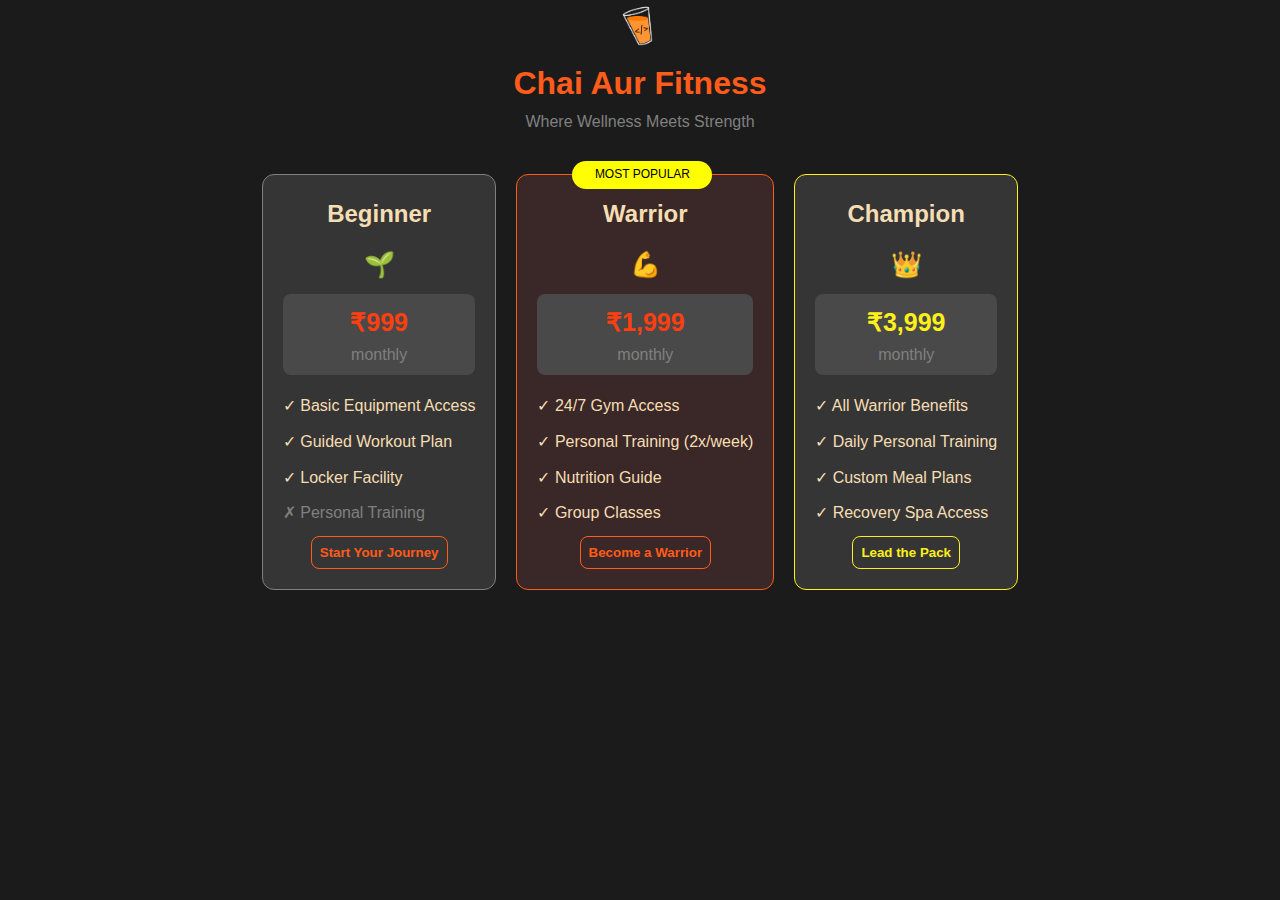
<file: week-01/pricing-table-challenge/pricing-table-2/index.html>
<!DOCTYPE html>
<html lang="en">
  <head>
    <meta charset="UTF-8" />
    <meta name="viewport" content="width=device-width, initial-scale=1.0" />
    <title>Chai Aur Fitness - Membership</title>
    <link rel="stylesheet" href="challenge.css" />
    <!-- <link rel="stylesheet" href="solution.css" /> -->
  </head>
  <body>
    <div class="container">
      <div class="header">
        <img
          src="./assets/chaicodelogo.png"
          alt="Chai Aur Fitness Pricing Logo"
          height="50"
          width="50"
        />
        <h1>Chai Aur Fitness</h1>
        <p class="subtitle">Where Wellness Meets Strength</p>
      </div>
      <div class="pricing-container">
        <div class="pricing-card beginner">
          <div class="card-header">
            <h2>Beginner</h2>
            <div class="icon">🌱</div>
          </div>
          <div class="price-block">
            <div class="price">₹999</div>
            <div class="period">monthly</div>
          </div>
          <ul class="features">
            <li>✓ Basic Equipment Access</li>
            <li>✓ Guided Workout Plan</li>
            <li>✓ Locker Facility</li>
            <li class="disabled">✗ Personal Training</li>
          </ul>
          <button class="join-btn">Start Your Journey</button>
        </div>

        <div class="pricing-card warrior popular">
          <div class="popular-tag">MOST POPULAR</div>
          <div class="card-header">
            <h2>Warrior</h2>
            <div class="icon">💪</div>
          </div>
          <div class="price-block">
            <div class="price">₹1,999</div>
            <div class="period">monthly</div>
          </div>
          <ul class="features">
            <li>✓ 24/7 Gym Access</li>
            <li>✓ Personal Training (2x/week)</li>
            <li>✓ Nutrition Guide</li>
            <li>✓ Group Classes</li>
          </ul>
          <button class="join-btn">Become a Warrior</button>
        </div>

        <div class="pricing-card champion">
          <div class="card-header">
            <h2>Champion</h2>
            <div class="icon">👑</div>
          </div>
          <div class="price-block">
            <div class="price">₹3,999</div>
            <div class="period">monthly</div>
          </div>
          <ul class="features">
            <li>✓ All Warrior Benefits</li>
            <li>✓ Daily Personal Training</li>
            <li>✓ Custom Meal Plans</li>
            <li>✓ Recovery Spa Access</li>
          </ul>
          <button class="join-btn">Lead the Pack</button>
        </div>
      </div>
    </div>
  </body>
</html>
</file>
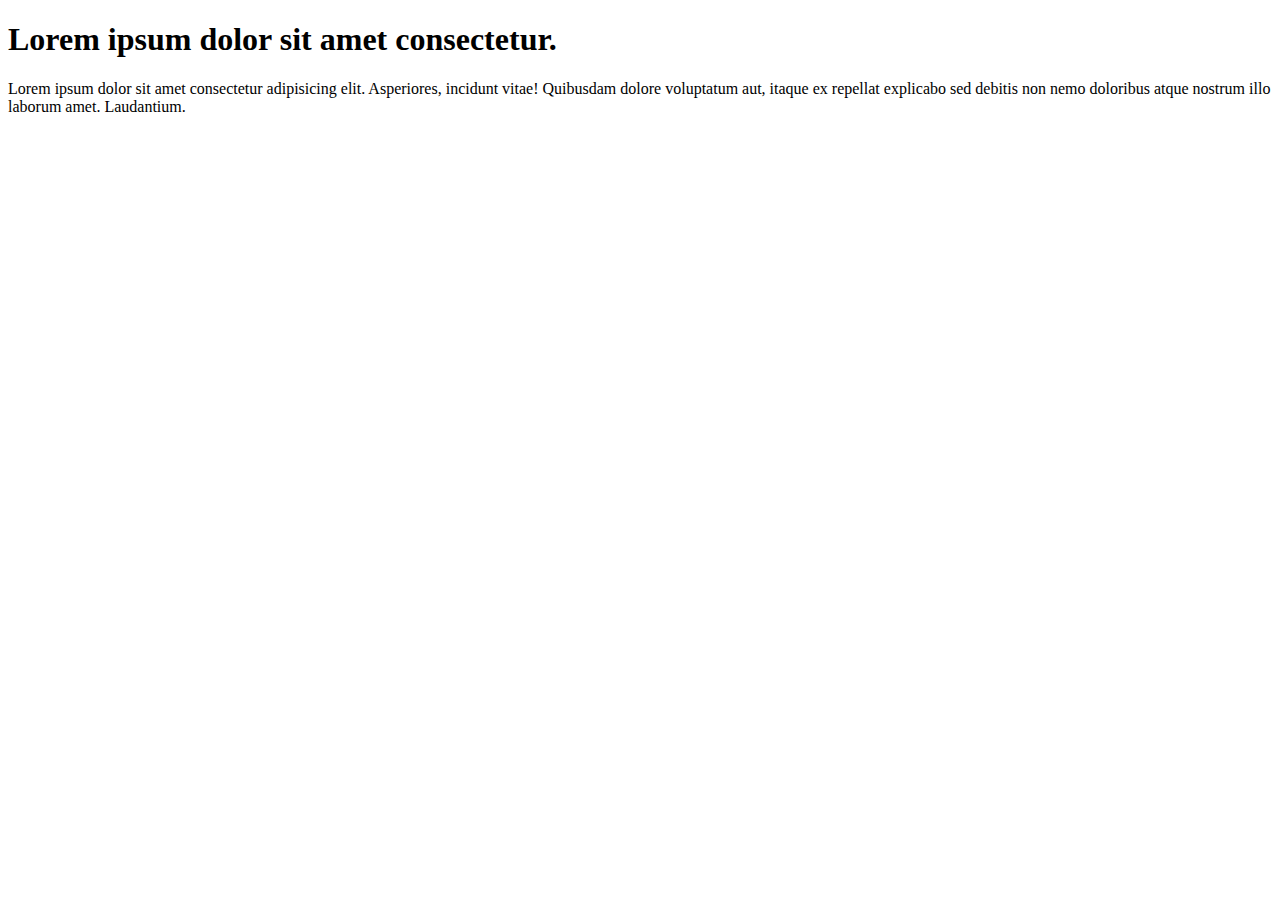
<file: week-01/class-01/chapter-1.html>
<!DOCTYPE html>
<html lang="en">
  <head>
    <meta charset="UTF-8" />
    <meta name="viewport" content="width=device-width, initial-scale=1.0" />
    <title>Chaicode</title>
  </head>
  <body>
    <h1>Lorem ipsum dolor sit amet consectetur.</h1>
    <p>
      Lorem ipsum dolor sit amet consectetur adipisicing elit. Asperiores,
      incidunt vitae! Quibusdam dolore voluptatum aut, itaque ex repellat
      explicabo sed debitis non nemo doloribus atque nostrum illo laborum amet.
      Laudantium.
    </p>

    <!-- this is explanation content -->
  </body>
</html>
</file>
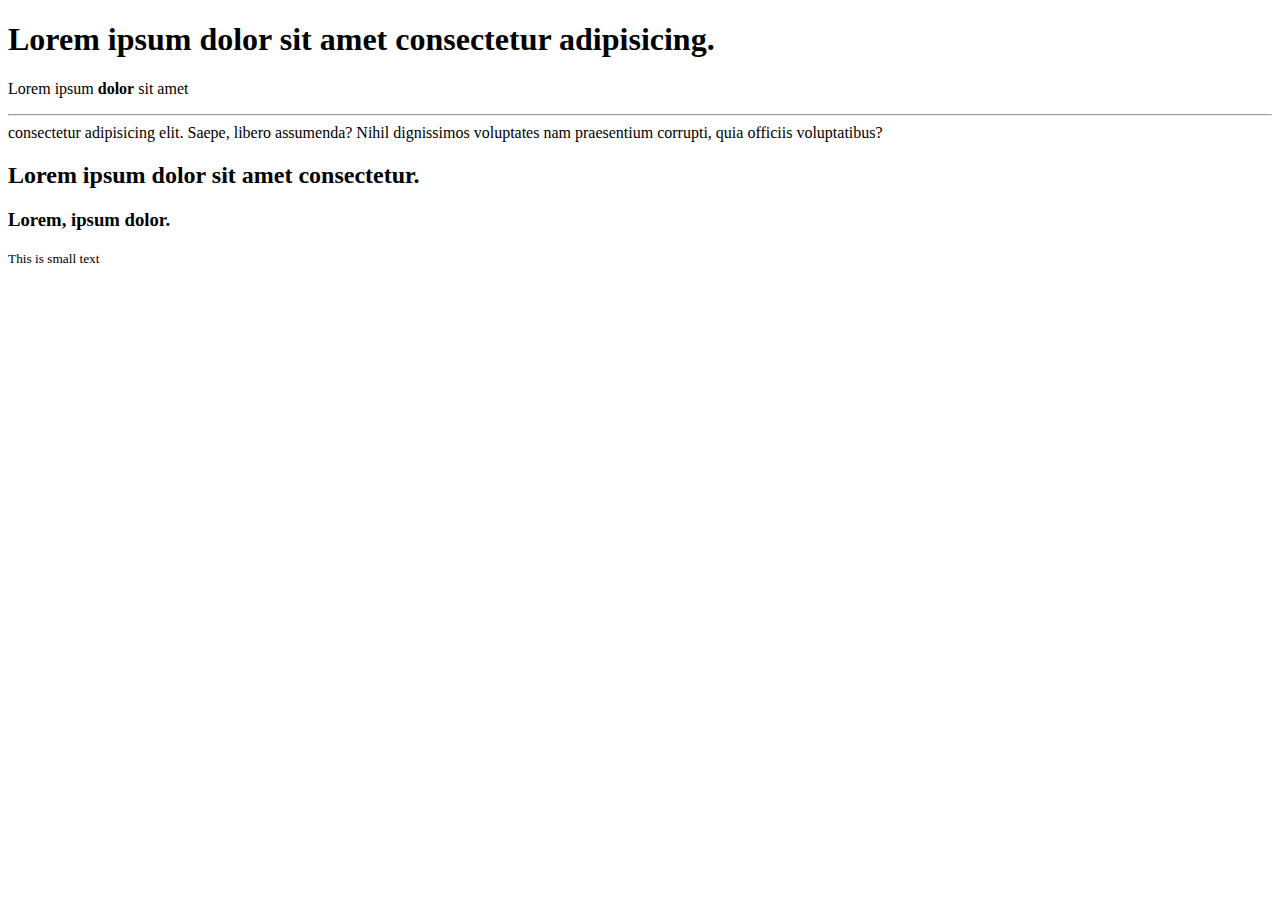
<file: week-01/class-01/chapter-2.html>
<!DOCTYPE html>
<html lang="en">
  <head>
    <meta charset="UTF-8" />
    <meta name="viewport" content="width=device-width, initial-scale=1.0" />
    <title>Document</title>
  </head>
  <body>
    <h1>Lorem ipsum dolor sit amet consectetur adipisicing.</h1>
    <p>
      Lorem ipsum <strong>dolor</strong> sit amet

      <br />
      <hr>

      consectetur adipisicing elit. Saepe, libero assumenda? Nihil dignissimos
      voluptates nam praesentium corrupti, quia officiis voluptatibus?
    </p>

    <h2>Lorem ipsum dolor sit amet consectetur.</h2>
    <h3>Lorem, ipsum dolor.</h3>

    <small>This is small text</small>
  </body>
</html>
</file>
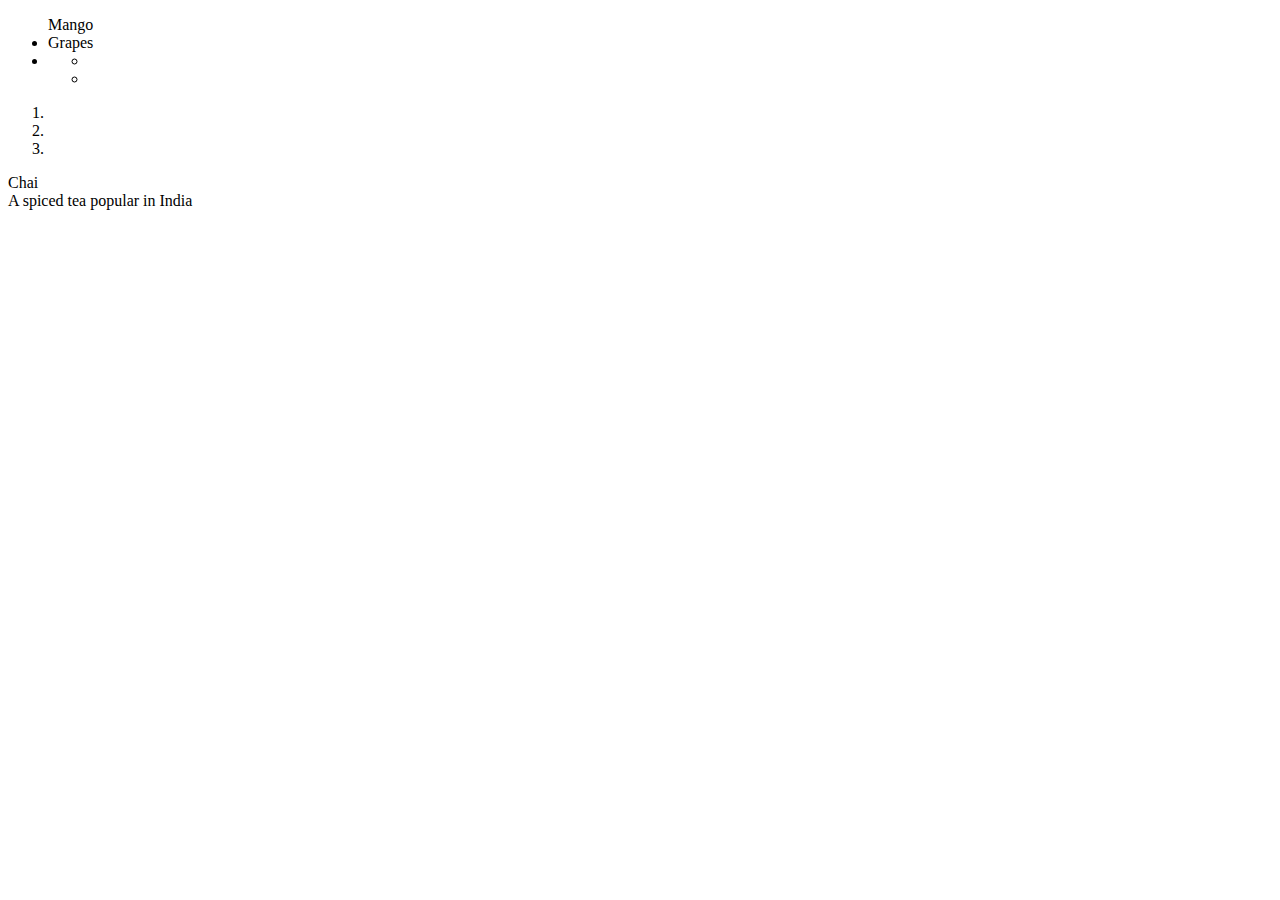
<file: week-01/class-01/chapter-3.html>
<!DOCTYPE html>
<html lang="en">
  <head>
    <meta charset="UTF-8" />
    <meta name="viewport" content="width=device-width, initial-scale=1.0" />
    <title>chai</title>
  </head>
  <body>
    <ul>
      <l1>Mango</l1>
      <li>Grapes</li>
      <li>
        <ul>
          <li></li>
          <li></li>
        </ul>
      </li>
    </ul>

    <ol>
      <li></li>
      <li></li>
      <li></li>
    </ol>

    <dl>
      <dt>Chai</dt>
      <dt>A spiced tea popular in India</dt>
    </dl>
  </body>
</html>
</file>
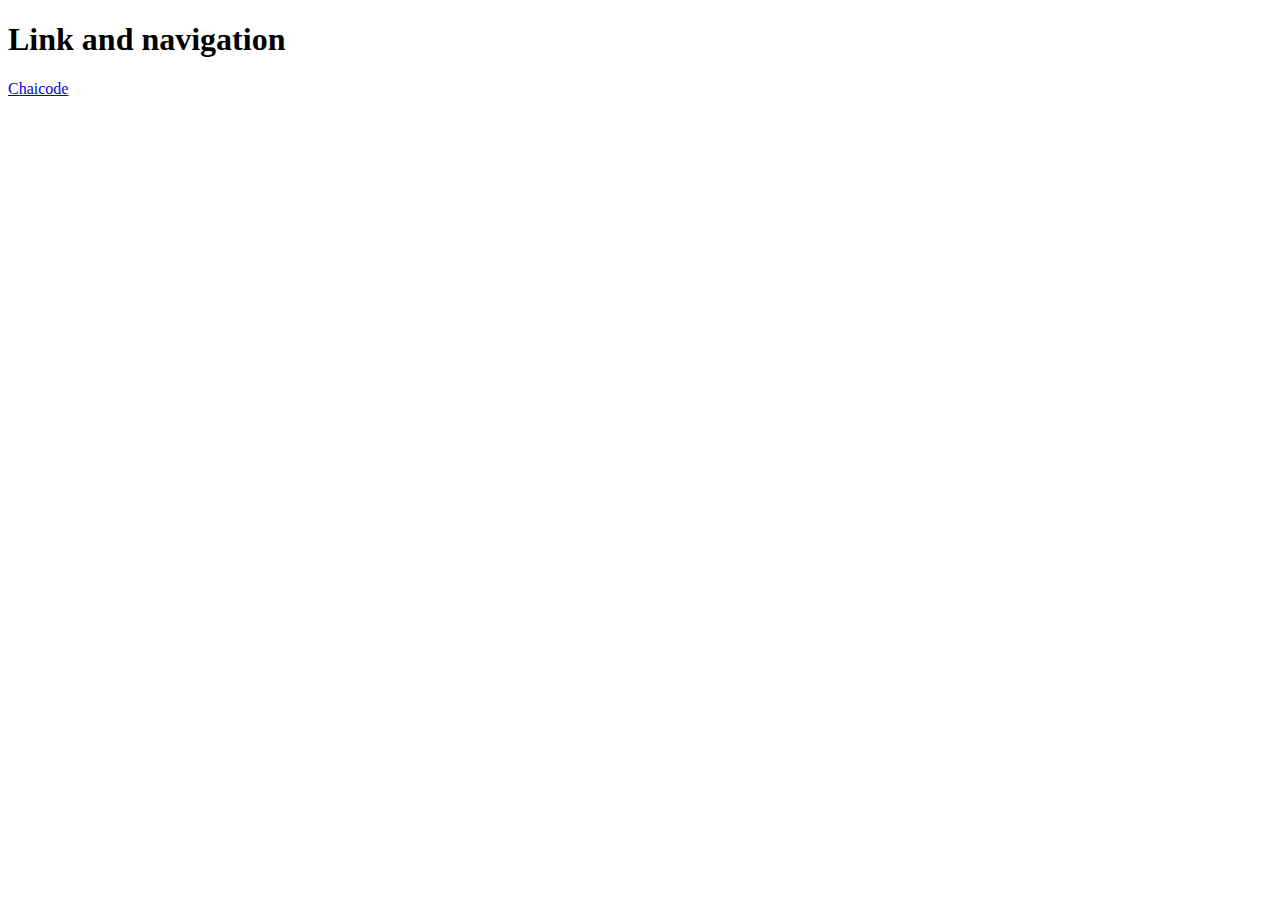
<file: week-01/class-01/chapter-4.html>
<!DOCTYPE html>
<html lang="en">
  <head>
    <meta charset="UTF-8" />
    <meta name="viewport" content="width=device-width, initial-scale=1.0" />
    <title>Document</title>
    <link rel="stylesheet" href="" />
    <link rel="shortcut icon" href="favicon.ico" type="image/x-icon" />
  </head>
  <body>
    <h1>Link and navigation</h1>

    <a href="https://chaicode.com" target="_blank">Chaicode</a>
  </body>
</html>
</file>
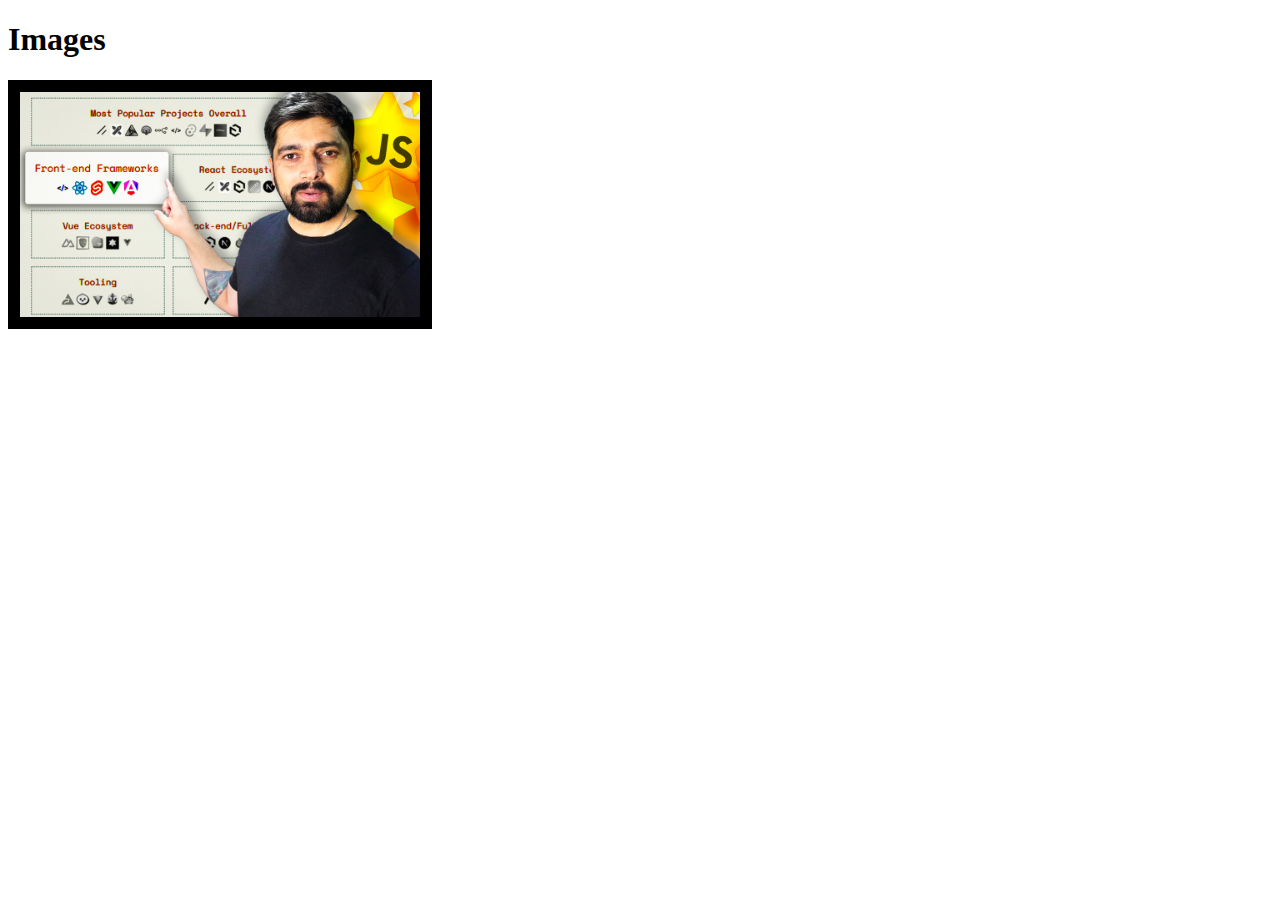
<file: week-01/class-01/chapter-5.html>
<!DOCTYPE html>
<html lang="en">
  <head>
    <meta charset="UTF-8" />
    <meta name="viewport" content="width=device-width, initial-scale=1.0" />
    <title>Document</title>
    <style>
      img {
        border: 12px solid black;
      }
    </style>
  </head>
  <body>
    <h1>Images</h1>
    <a href="https://chaicode.com">
      <img src="./hitesh.jpg" width="400px" alt="image" />
    </a>
  </body>
</html>
</file>
<file: week-01/chai-aur-hero-section/styles.css>
* {
	margin: 0;
	padding: 0;
	box-sizing: border-box;
}

body {
	font-family: system-ui, -apple-system, BlinkMacSystemFont, 'Segoe UI', Roboto,
		Oxygen, Ubuntu, Cantarell, sans-serif;
	line-height: 1.6;
	color: white;
	background-color: #0a0a0a;
}

.main {
	background: linear-gradient(
		180deg,
		rgba(236, 89, 21, 0.1) 0%,
		transparent 100%
	);
	min-height: 100vh;
	padding: 2rem;
	display: flex;
	flex-direction: column;
  justify-content: center;
	align-items: center;
	gap: 2rem;
}

.heading {
	font-weight: 600;
  font-size: 60px;
}

.btns {
	display: flex;
	gap: 1rem;
}

.btns a {
  text-decoration: none;
  color: #ffbf86;
  background: rgba(231, 255, 253, 0.1);
  padding: 0.8rem 1rem;
  border-radius: 10px;
  font-size: 14px;
}
</file>
<file: week-01/chai-aur-hero-section/challenge-1/styles.css>
* {
  margin: 0;
  padding: 0;
  box-sizing: border-box;
}

body {
  font-family: -apple-system, BlinkMacSystemFont, 'Segoe UI', Roboto, Oxygen,
    Ubuntu, Cantarell, sans-serif;
  line-height: 1.6;
  color: white;
  background-color: #1d1c1c;

  width: 100vw;
  height: 100vh;
}

.hero {
  width: 50%;
  height: 100%;
  margin: auto;
  text-align: center;
  display: flex;
  justify-content: center;
  align-items: center;
  /* border: 1px solid red; */
  flex-direction: column;
}

.announcement {
  border: 1px solid rgb(199, 191, 191);
  padding: 8px 12px;
  border-radius: 50px;
  background: #353434;
  margin-bottom: 30px;
}

.announcement-link {
  /*  */
  text-decoration: none;
  font-size: 18px;
  color: white;
}

.announcement:hover {
  background: #4d4b4b;
}

.announcement-text {
  font-weight: 400;
}

.announcement-button {
  background: #535353;
  padding: 2px 10px;
  border-radius: 20px;
}

/* .hero-content {

} */

.hero-title {
  font-size: 50px;
  font-weight: 600;
}

.hero-description {
  margin-bottom: 20px;
  font-size: 18px;
}

.cta-button {
  color: white;
  background: rgb(60, 60, 224);
  text-decoration: none;
  padding: 12px 24px;
  border-radius: 30px;
  font-weight: bold;
}

.cta-button:hover {
  box-shadow: 0 0 20px rgb(41, 41, 228);;
}

@media (max-width: 640px) {
  .hero {
    padding: 1rem;
  }

  .announcement-link {
    font-size: 0.75rem;
  }

  .hero-content {
    padding: 0 1rem;
  }
}
</file>
<file: week-01/chai-aur-hero-section/challenge-2/styles.css>
:root {
  --primary-blue: #3b82f6;
  --primary-blue-dark: #2563eb;
  --gray-800: #1f2937;
  --neutral-400: #9ca3af;
  --neutral-900: #111827;

  /* Dark mode variables */
  --bg-dark: #111827;
  --text-dark: #ffffff;
  --border-dark: #374151;
}
*{
  padding: 0;
  margin: 0;
  box-sizing: border-box;
}

.hero {
  padding: 70px 100px;
}

.dark-mode-toggle{
  border: none;
  padding: 12px 24px;
  background: #2563eb;
  border-radius: 6px;
  color: white;
  font-size: 16px;
}
.hero-grid {
  display: flex;
  align-items: center;
  justify-content: space-between;
}

.content-col h1 {
  font-size: 60px;
  font-weight: 900;
}

.content-col p {
  font-size: 20px;
  padding-top: 10px;
}

.cta-group {
  display: flex;
  align-items: center;
  gap: 14px;
  margin-top: 28px;
}

/* .sr-only {
}

.input-wrapper {
  
} */

input[type='text'] {
  width: 260px;
  padding: 13px 8px;
  font-size: medium;
  border: 1px solid #9ca3af;
  border-radius: 6px;
}

.demo-button {
  /* margin-left: 8px; */
  padding: 14px 20px;
  font-size: medium;
  font-weight: 500;
  border-radius: 4px;
  border: none;
  color: white;
  background: dodgerblue;
  
}

.demo-button:hover {
  box-shadow: 0 0 8px rgb(21, 138, 255);
}

.brands-section {
  margin-top: 40px;
}

.trusted-by {
  text-transform: uppercase;
  font-size: 14px;
  font-weight: 600;
}

.brand-logos {
  display: flex;
  align-items: center;
  justify-content: space-between;
}

.brand-logo {
  width: 120px;
}

.image-col img{
  width: 85%;
  border-radius: 14px;
}

/* .hero-image {
} */

@media (min-width: 640px) {
  .hero {
  }

  .content-col h1 {
  }

  .cta-group {
  }

  .demo-button {
  }

  .input-wrapper {
  }

  input[type='text'] {
  }
}

@media (min-width: 768px) {
  .content-col h1 {
  }
}

@media (min-width: 1024px) {
  .hero {
  }

  .hero-grid {
  }

  .content-col h1 {
  }

  .cta-group {
  }

  .brands-section {
  }

  .image-col {
  }
}

@media (min-width: 1280px) {
  .hero-grid {
    gap: 3rem;
  }
}

.dark-mode-toggle {
}

.dark-mode-toggle:hover {
}

body.dark {
}

.dark-mode-toggle {
}

.dark-mode-toggle:hover {
}

input[type='text'].dark {
}

input[type='text']::placeholder {
}
</file>
<file: week-01/pricing-table-challenge/pricing-table-1/challenge.css>
/* Challenge CSS */

* {
  margin: 0;
  padding: 0;
  box-sizing: border-box;
}

body {
  font-family: Arial, sans-serif;
  line-height: 1.6;
  background-color: #f5f5f5;
}

.container {
  /* Add your styles here */
  width: 100vw;
  height: 100vh;
}

h1 {
  /* Add your styles here */
  font-weight: 700;
  color: rgb(27, 27, 27);

}

.pricing-heading {
  /* Add your styles here */
  display: flex;
  justify-content: center;
  align-items: center;
}

.pricing-container {
  /* Add your styles here */
  display: flex;
  align-items: center;
  justify-content: center;
  gap: 30px;
  margin-top: 40px;
  /* background: red; */
}

.pricing-card {
  /* Add your styles here */
  background-color: white;
  /* border: 1px solid #2f2f2f; */
  box-shadow: 0 0 5px #2f2f2f;
  border-radius: 8px;
  padding: 30px 20px;
  width: 20%;
  /* cursor: pointer; */
  gap: 12px;
  text-align: center;
}

.pricing-card:hover {
  /* Add your styles here */
  box-shadow: 0 0 8px black;
}

.pricing-card.popular {
  /* Add your styles here */
  border: 2px solid rgb(255, 136, 0);
  position: relative;
}

.popular-badge {
  /* Add your styles here */
  width: 100px;
  height: 35px;
  display: flex;
  align-items: center;
  justify-content: center;
  font-size: 14px;
  color: white;
  background: rgb(255, 136, 0);
  border-radius: 20px;
  position: absolute;
  top: -20px;
  left: 31%;
}

.price {
  /* Add your styles here */
  font-size: 28px;
  font-weight: 700;
  padding: 8px 0;
}

.period {
  /* Add your styles here */
  color: grey;
  padding-bottom: 10px;
}

.features {
  /* Add your styles here */
  color: #2f2f2f;
}

.features li {
  /* Add your styles here */
  list-style-type: none;
}

.subscribe-btn {
  /* Add your styles here */
  padding: 10px 18px;
  margin-top: 20px;
  border-radius: none;
  font-size: 14px;
  font-weight: 500;
  border-radius: 18px;
  border: none;
  background: rgb(212, 142, 36);

}

.subscribe-btn:hover {
  /* Add your styles here */
  cursor: pointer;
  /* box-shadow: 0 0 8px rgb(250, 150, 0); */
  background: transparent;
  border: 1px solid rgb(255, 145, 0);
  transition: 0.3s;
}
</file>
<file: week-01/pricing-table-challenge/pricing-table-2/challenge.css>
/* Challenge CSS */

* {
  margin: 0;
  padding: 0;
  box-sizing: border-box;
}

body {
  font-family: Arial, sans-serif;
  line-height: 1.6;
  background-color: #1b1b1b;
}

.container {
  width: 100%;
}

.header {
  /* Add your styles here */
  text-align: center;
}

h1 {
  /* Add your styles here */
  color: rgb(255, 91, 26);
}

.subtitle {
  /* Add your styles here */
  color: grey;
}

.pricing-container {
  /* Add your styles here */
  display: flex;
  justify-content: center;
  align-items: center;
  gap: 20px;
  margin-top: 40px;
}

.pricing-card {
  /* Add your styles here */
  border: 1px solid grey;
  text-align: center;
  padding: 20px 20px;
  background: #353535;
  border-radius: 12px;
}

.card-header {
  /* Add your styles here */
  color: wheat;
}

.icon {
  /* Add your styles here */
  padding: 10px 0;
  font-size: 25px;
}

.price-block {
  /* Add your styles here */
  background: rgb(73, 73, 73);
  border-radius: 8px;
  padding: 8px 0;

}

.price {
  /* Add your styles here */
  font-size: 25px;
  font-weight: 700;
  color: rgb(255, 63, 15);
}

.period {
  /* Add your styles here */
  color: grey;
}

.features {
  /* Add your styles here */
  text-align: left;
  display: flex;
  flex-direction: column;
  gap: 10px;
  margin-top: 18px;
}

.features li {
  /* Add your styles here */
  list-style-type: none;
  color: wheat;
  font-size: 16px
}

.features li.disabled {
  /* Add your styles here */
  color: grey;
}

.join-btn {
  /* Add your styles here */
  margin-top: 10px;
  padding: 8px;
  border-radius: 8px;
  color: rgb(255, 91, 26);
  border: 1px solid rgb(255, 91, 26);
  font-weight: bold;
  background: transparent;
}

.popular-tag{
  background: yellow;
  width: 140px;
  padding: 4px;
  font-size: 12px;
  font-weight: 500;
  border-radius: 20px;
  position: absolute;
  top: -14px;
  left: 55px;
}

/* Custom Class Modifiers */
.warrior {
  /* Add your styles here */
  position: relative;
  background: #3a2727;
  border: 1px solid rgb(255, 91, 26);
}

.champion {
  /* Add your styles here */
  border: 1px solid rgb(255, 240, 26);
}

.champion .price {
  /* Add your styles here */
  color: rgb(255, 240, 26);
}

.champion .join-btn {
  /* Add your styles here */
  color: rgb(255, 240, 26);
  border: 1px solid rgb(255, 240, 26);
}
</file>
<file: week-01/landing-page-challenge/styles.css>
/* Modern CSS Reset and Base Styles */
:root {
    --primary-color: #4F46E5;
    --secondary-color: #818CF8;
    --text-color: #1F2937;
    --light-text: #6B7280;
    --background: #ffffff;
    --border-radius: 8px;
    --transition: all 0.3s ease;
}

* {
    margin: 0;
    padding: 0;
    box-sizing: border-box;
}

body {
    font-family: -apple-system, BlinkMacSystemFont, 'Segoe UI', Roboto, Oxygen, Ubuntu, Cantarell, sans-serif;
    line-height: 1.6;
    color: var(--text-color);
    min-height: 100vh;
}

.container {
    max-width: 1200px;
    margin: 0 auto;
    padding: 0 2rem;
}

/* Typography */
h1 {
    font-size: 3.5rem;
    font-weight: 800;
    line-height: 1.2;
    margin-bottom: 1rem;
}

h2 {
    font-size: 1.5rem;
    font-weight: 700;
    margin-bottom: 0.5rem;
}

/* Buttons */
.btn {
    display: inline-block;
    padding: 0.8rem 1.8rem;
    border-radius: var(--border-radius);
    text-decoration: none;
    font-weight: 600;
    transition: var(--transition);
    cursor: pointer;
}

.btn.primary {
    background: var(--primary-color);
    color: white;
}

.btn.primary:hover {
    background: var(--secondary-color);
    transform: translateY(-2px);
}

.btn.secondary {
    background: transparent;
    border: 2px solid var(--primary-color);
    color: var(--primary-color);
}

.btn.secondary:hover {
    background: var(--primary-color);
    color: white;
}

/* Hero Section */
.hero {
    min-height: 80vh;
    display: flex;
    align-items: center;
    background: linear-gradient(135deg, #F3F4F6 0%, #E5E7EB 100%);
}

.hero .container {
    display: grid;
    grid-template-columns: 1fr 1fr;
    gap: 4rem;
    align-items: center;
}

.hero-content {
    max-width: 600px;
}

.hero-content p {
    font-size: 1.25rem;
    color: var(--light-text);
    margin-bottom: 2rem;
}

.cta-buttons {
    display: flex;
    gap: 1rem;
}

.hero-image {
    position: relative;
}

.abstract-shape {
    width: 400px;
    height: 400px;
    background: linear-gradient(135deg, var(--primary-color), var(--secondary-color));
    border-radius: 30% 70% 70% 30% / 30% 30% 70% 70%;
    animation: morphing 15s infinite;
}

@keyframes morphing {
    0% { border-radius: 30% 70% 70% 30% / 30% 30% 70% 70%; }
    25% { border-radius: 58% 42% 75% 25% / 76% 46% 54% 24%; }
    50% { border-radius: 50% 50% 33% 67% / 55% 27% 73% 45%; }
    75% { border-radius: 33% 67% 58% 42% / 63% 68% 32% 37%; }
    100% { border-radius: 30% 70% 70% 30% / 30% 30% 70% 70%; }
}

/* Assignments Section */
.assignments {
    padding: 4rem 0;
    background: var(--background);
}

.cards-grid {
    display: grid;
    grid-template-columns: repeat(auto-fit, minmax(300px, 1fr));
    gap: 2rem;
}

.card {
    background: white;
    border-radius: var(--border-radius);
    box-shadow: 0 4px 6px rgba(0, 0, 0, 0.1);
    overflow: hidden;
    text-decoration: none;
    color: var(--text-color);
    transition: var(--transition);
    border: 1px solid #E5E7EB;
}

.card:hover {
    transform: translateY(-5px);
    box-shadow: 0 8px 15px rgba(0, 0, 0, 0.1);
    border-color: var(--primary-color);
}

.card-content {
    padding: 2rem;
}

.card p {
    color: var(--light-text);
    margin-bottom: 1rem;
}

.card-link {
    color: var(--primary-color);
    font-weight: 600;
    display: inline-block;
    transition: var(--transition);
}

.card:hover .card-link {
    transform: translateX(5px);
}

/* Responsive Design */
@media (max-width: 768px) {
    h1 {
        font-size: 2.5rem;
    }

    .hero .container {
        grid-template-columns: 1fr;
        text-align: center;
    }

    .hero-content {
        margin: 0 auto;
    }

    .cta-buttons {
        justify-content: center;
    }

    .abstract-shape {
        width: 300px;
        height: 300px;
        margin: 0 auto;
    }

    .cards-grid {
        grid-template-columns: 1fr;
        padding: 0 1rem;
    }
}
</file>
